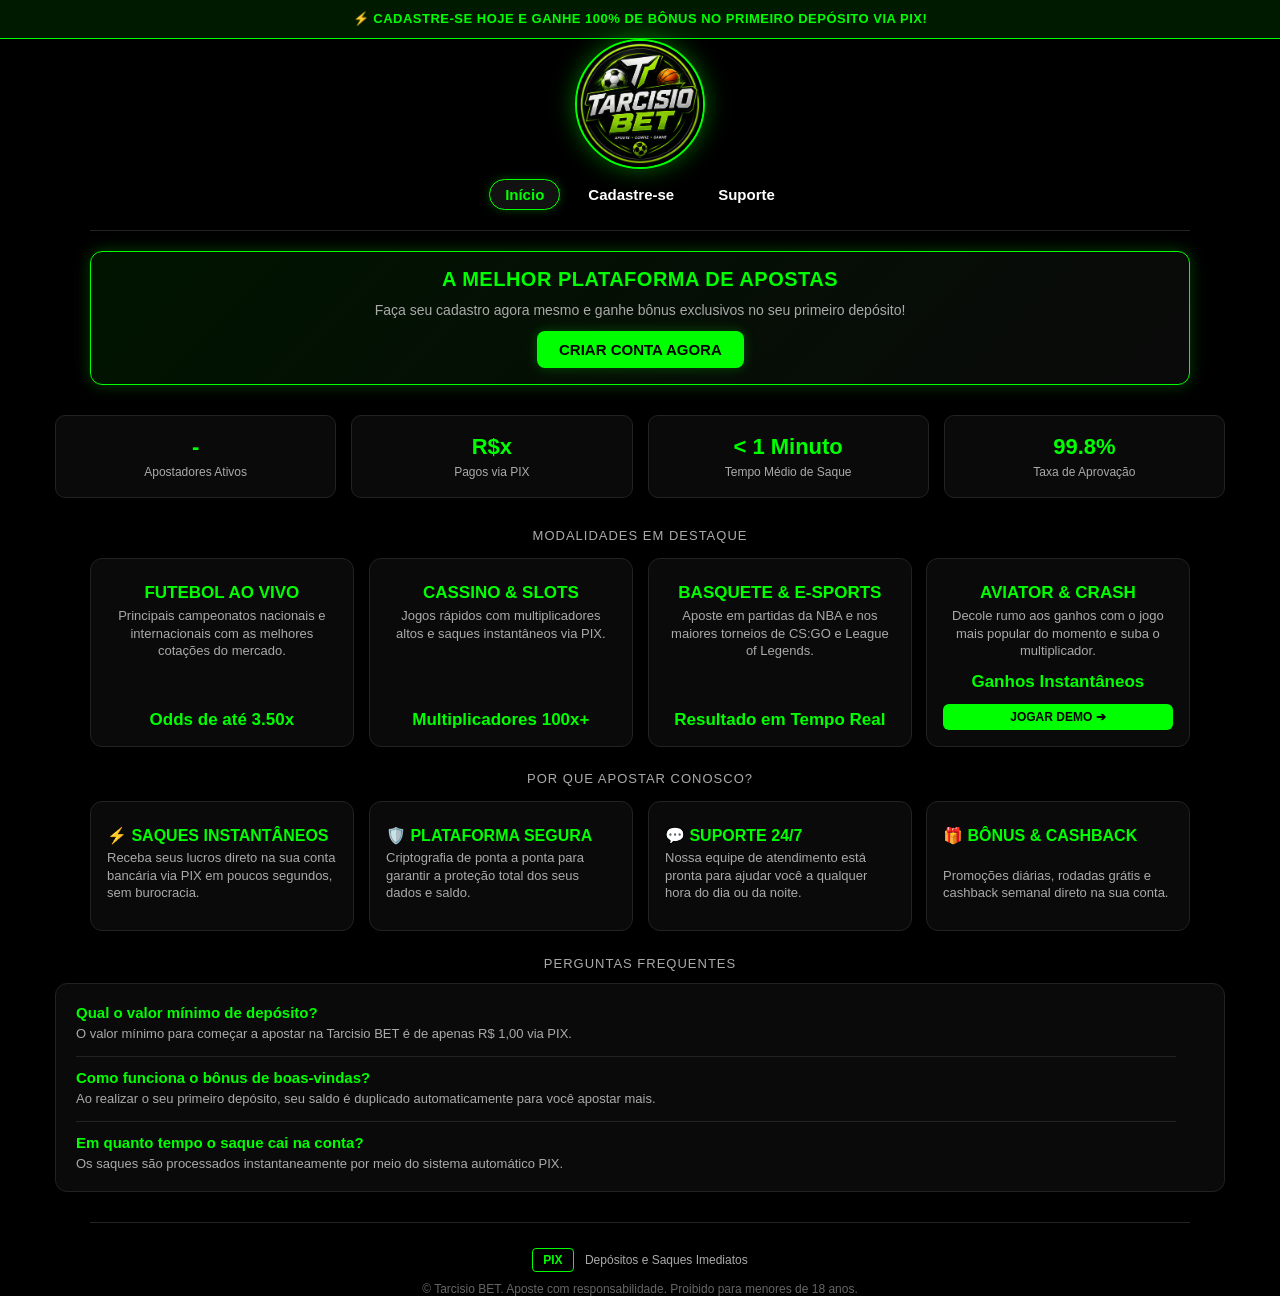
<file: index.html>
<!DOCTYPE html>
<html lang="pt-br">
<head>
    <meta charset="UTF-8">
    <meta name="viewport" content="width=device-width, initial-scale=1.0">
    <title>Tarcisio BET - Início</title>
    
    <link rel="icon" type="image/png" href="navegador.png">
    <link rel="stylesheet" href="style.css">
    <style>
        /* ESTILO PARA SELEÇÃO DE TEXTO EM VERDE NEON */
        ::selection {
            background-color: #00ff00;
            color: #000000;
        }
        ::-moz-selection {
            background-color: #00ff00;
            color: #000000;
        }

        /* RESET E CORREÇÕES GLOBAIS DE RESPONSIVIDADE */
        * {
            box-sizing: border-box;
        }

        html, body {
            overflow-x: hidden;
            margin: 0;
            padding: 0;
        }

        /* AJUSTE FINO PARA A LOGO REDONDA NO PADRÃO DO SITE */
        .logo-container img {
            width: 130px;
            height: 130px;
            object-fit: cover;
            border-radius: 50%;
            border: 2px solid #00ff00;
            display: block;
            margin: 0 auto;
            filter: drop-shadow(0 0 12px rgba(0, 255, 0, 0.4));
            transition: transform 0.3s ease, box-shadow 0.3s ease;
        }

        .logo-container img:hover {
            transform: scale(1.05);
            filter: drop-shadow(0 0 18px rgba(0, 255, 0, 0.7));
        }

        /* BARRA DE AVISO SUPERIOR RESPONSIVA */
        .aviso-topo {
            background: rgba(0, 255, 0, 0.1);
            border-bottom: 1px solid var(--primary);
            text-align: center;
            padding: 10px 15px;
            font-size: 13px;
            color: var(--primary);
            font-weight: bold;
            letter-spacing: 0.5px;
            line-height: 1.4;
        }

        /* CONTAINER PRINCIPAL */
        .container {
            width: 100%;
            max-width: 1200px;
            margin: 0 auto;
            padding: 0 15px;
        }

        /* SEÇÃO DE ESTATÍSTICAS / GRID */
        .grid-estatisticas {
            display: grid;
            grid-template-columns: repeat(auto-fit, minmax(220px, 1fr));
            gap: 15px;
            margin: 30px 0;
            text-align: center;
        }

        .card-estatistica {
            background: var(--card-bg);
            border: 1px solid var(--border);
            padding: 18px;
            border-radius: 10px;
        }

        /* FAQ RESPONSIVO */
        .secao-faq {
            background: var(--card-bg);
            border: 1px solid var(--border);
            border-radius: 12px;
            padding: 20px;
            margin-bottom: 30px;
        }

        /* MEDIA QUERIES PARA DISPOSITIVOS MÓVEIS PEQUENOS */
        @media (max-width: 480px) {
            .aviso-topo {
                font-size: 11px;
                padding: 8px 10px;
            }

            .grid-estatisticas {
                grid-template-columns: 1fr;
            }

            .secao-faq {
                padding: 15px;
            }
            
            header {
                padding: 10px;
            }

            .logo-container img {
                width: 110px;
                height: 110px;
            }
        }
    </style>
</head>
<body>

    <div class="aviso-topo">
        ⚡ CADASTRE-SE HOJE E GANHE 100% DE BÔNUS NO PRIMEIRO DEPÓSITO VIA PIX!
    </div>

    <header>
        <div class="logo-container">
            <a href="index.html" id="logoLink">
                <img src="logo da bet.png" alt="Logo Tarcisio BET" fetchpriority="high">
            </a>
        </div>
        
        <nav class="menu-navegacao">
            <a class="btn-inicio ativo" href="index.html">Início</a>
            <a class="btn-inicio" href="forms.html">Cadastre-se</a>
            <a class="btn-inicio" href="suporte.html">Suporte</a>
        </nav>
    </header>

    <hr>

    <main class="container">
        <section class="hero-banner">
            <h2>A MELHOR PLATAFORMA DE APOSTAS</h2>
            <p>Faça seu cadastro agora mesmo e ganhe bônus exclusivos no seu primeiro depósito!</p>
            <a href="forms.html" class="btn-criar-conta-banner">
                CRIAR CONTA AGORA
            </a>
        </section>

        <section class="grid-estatisticas">
            <div class="card-estatistica">
                <h3 style="color: var(--primary); font-size: 22px; margin-bottom: 5px;">-</h3>
                <p style="color: var(--text-muted); font-size: 12px; margin: 0;">Apostadores Ativos</p>
            </div>
            <div class="card-estatistica">
                <h3 style="color: var(--primary); font-size: 22px; margin-bottom: 5px;">R$x</h3>
                <p style="color: var(--text-muted); font-size: 12px; margin: 0;">Pagos via PIX</p>
            </div>
            <div class="card-estatistica">
                <h3 style="color: var(--primary); font-size: 22px; margin-bottom: 5px;">&lt; 1 Minuto</h3>
                <p style="color: var(--text-muted); font-size: 12px; margin: 0;">Tempo Médio de Saque</p>
            </div>
            <div class="card-estatistica">
                <h3 style="color: var(--primary); font-size: 22px; margin-bottom: 5px;">99.8%</h3>
                <p style="color: var(--text-muted); font-size: 12px; margin: 0;">Taxa de Aprovação</p>
            </div>
        </section>

        <div class="titulo-secao">MODALIDADES EM DESTAQUE</div>
        
        <section class="cards-grid" style="grid-template-columns: repeat(auto-fit, minmax(220px, 1fr));">
            <div class="card">
                <h3>Futebol Ao Vivo</h3>
                <p>Principais campeonatos nacionais e internacionais com as melhores cotações do mercado.</p>
                <div class="odd-highlight">Odds de até 3.50x</div>
            </div>

            <div class="card">
                <h3>Cassino & Slots</h3>
                <p>Jogos rápidos com multiplicadores altos e saques instantâneos via PIX.</p>
                <div class="odd-highlight">Multiplicadores 100x+</div>
            </div>

            <div class="card">
                <h3>Basquete & E-sports</h3>
                <p>Aposte em partidas da NBA e nos maiores torneios de CS:GO e League of Legends.</p>
                <div class="odd-highlight">Resultado em Tempo Real</div>
            </div>

            <a href="jogos.html" class="card card-link" style="text-decoration: none; color: inherit; display: block; cursor: pointer;">
                <h3>Aviator & Crash</h3>
                <p>Decole rumo aos ganhos com o jogo mais popular do momento e suba o multiplicador.</p>
                <div class="odd-highlight">Ganhos Instantâneos</div>
                <div style="margin-top: 12px; background: var(--primary); color: #000; font-weight: bold; padding: 6px 12px; border-radius: 6px; font-size: 12px; text-align: center;">
                    JOGAR DEMO ➔
                </div>
            </a>
        </section>

        <div class="titulo-secao">POR QUE APOSTAR CONOSCO?</div>

        <section class="cards-grid" style="grid-template-columns: repeat(auto-fit, minmax(220px, 1fr));">
            <div class="card" style="text-align: left;">
                <h3 style="font-size: 16px;">⚡ Saques Instantâneos</h3>
                <p>Receba seus lucros direto na sua conta bancária via PIX em poucos segundos, sem burocracia.</p>
            </div>
            <div class="card" style="text-align: left;">
                <h3 style="font-size: 16px;">🛡️ Plataforma Segura</h3>
                <p>Criptografia de ponta a ponta para garantir a proteção total dos seus dados e saldo.</p>
            </div>
            <div class="card" style="text-align: left;">
                <h3 style="font-size: 16px;">💬 Suporte 24/7</h3>
                <p>Nossa equipe de atendimento está pronta para ajudar você a qualquer hora do dia ou da noite.</p>
            </div>
            <div class="card" style="text-align: left;">
                <h3 style="font-size: 16px;">🎁 Bônus & Cashback</h3>
                <p>Promoções diárias, rodadas grátis e cashback semanal direto na sua conta.</p>
            </div>
        </section>

        <div class="titulo-secao">PERGUNTAS FREQUENTES</div>

        <section class="secao-faq">
            <div style="margin-bottom: 15px;">
                <h4 style="color: var(--primary); font-size: 15px; margin-bottom: 5px;">Qual o valor mínimo de depósito?</h4>
                <p style="color: var(--text-muted); font-size: 13px;">O valor mínimo para começar a apostar na Tarcisio BET é de apenas R$ 1,00 via PIX.</p>
            </div>
            <hr style="margin: 12px 0; border: 0; border-top: 1px solid var(--border);">
            <div style="margin-bottom: 15px;">
                <h4 style="color: var(--primary); font-size: 15px; margin-bottom: 5px;">Como funciona o bônus de boas-vindas?</h4>
                <p style="color: var(--text-muted); font-size: 13px;">Ao realizar o seu primeiro depósito, seu saldo é duplicado automaticamente para você apostar mais.</p>
            </div>
            <hr style="margin: 12px 0; border: 0; border-top: 1px solid var(--border);">
            <div>
                <h4 style="color: var(--primary); font-size: 15px; margin-bottom: 5px;">Em quanto tempo o saque cai na conta?</h4>
                <p style="color: var(--text-muted); font-size: 13px;">Os saques são processados instantaneamente por meio do sistema automático PIX.</p>
            </div>
        </section>
    </main>

    <hr>

    <footer>
        <div style="margin-bottom: 15px;">
            <span style="border: 1px solid var(--primary); color: var(--primary); padding: 4px 10px; border-radius: 4px; font-size: 12px; font-weight: bold; margin-right: 8px;">PIX</span>
            <span style="color: var(--text-muted); font-size: 12px;">Depósitos e Saques Imediatos</span>
        </div>
        <p>© Tarcisio BET. Aposte com responsabilidade. Proibido para menores de 18 anos.</p>
    </footer>

    <!-- SCRIPT DE VERIFICAÇÃO DE SESSÃO -->
    <script>
        window.addEventListener('DOMContentLoaded', () => {
            const usuarioLogado = localStorage.getItem('usuarioLogadoNome');
            const menuNavegacao = document.querySelector('.menu-navegacao');

            if (usuarioLogado && menuNavegacao) {
                menuNavegacao.innerHTML = `
                    <a class="btn-inicio" href="index.html">Início</a>
                    <a class="btn-inicio" href="dashboard.html">Painel</a>
                    <a class="btn-inicio" href="suporte.html">Suporte</a>
                    <a class="btn-inicio" href="#" onclick="fazerLogout()" style="color: #ff4444 !important;">Sair (${usuarioLogado})</a>
                `;
            }
        });

        function fazerLogout() {
            localStorage.removeItem('usuarioLogadoNome');
            localStorage.removeItem('usuarioLogadoEmail');
            alert("Você saiu da sua conta com sucesso!");
            window.location.href = "index.html";
        }
    </script>
</body>
</html>
</file>
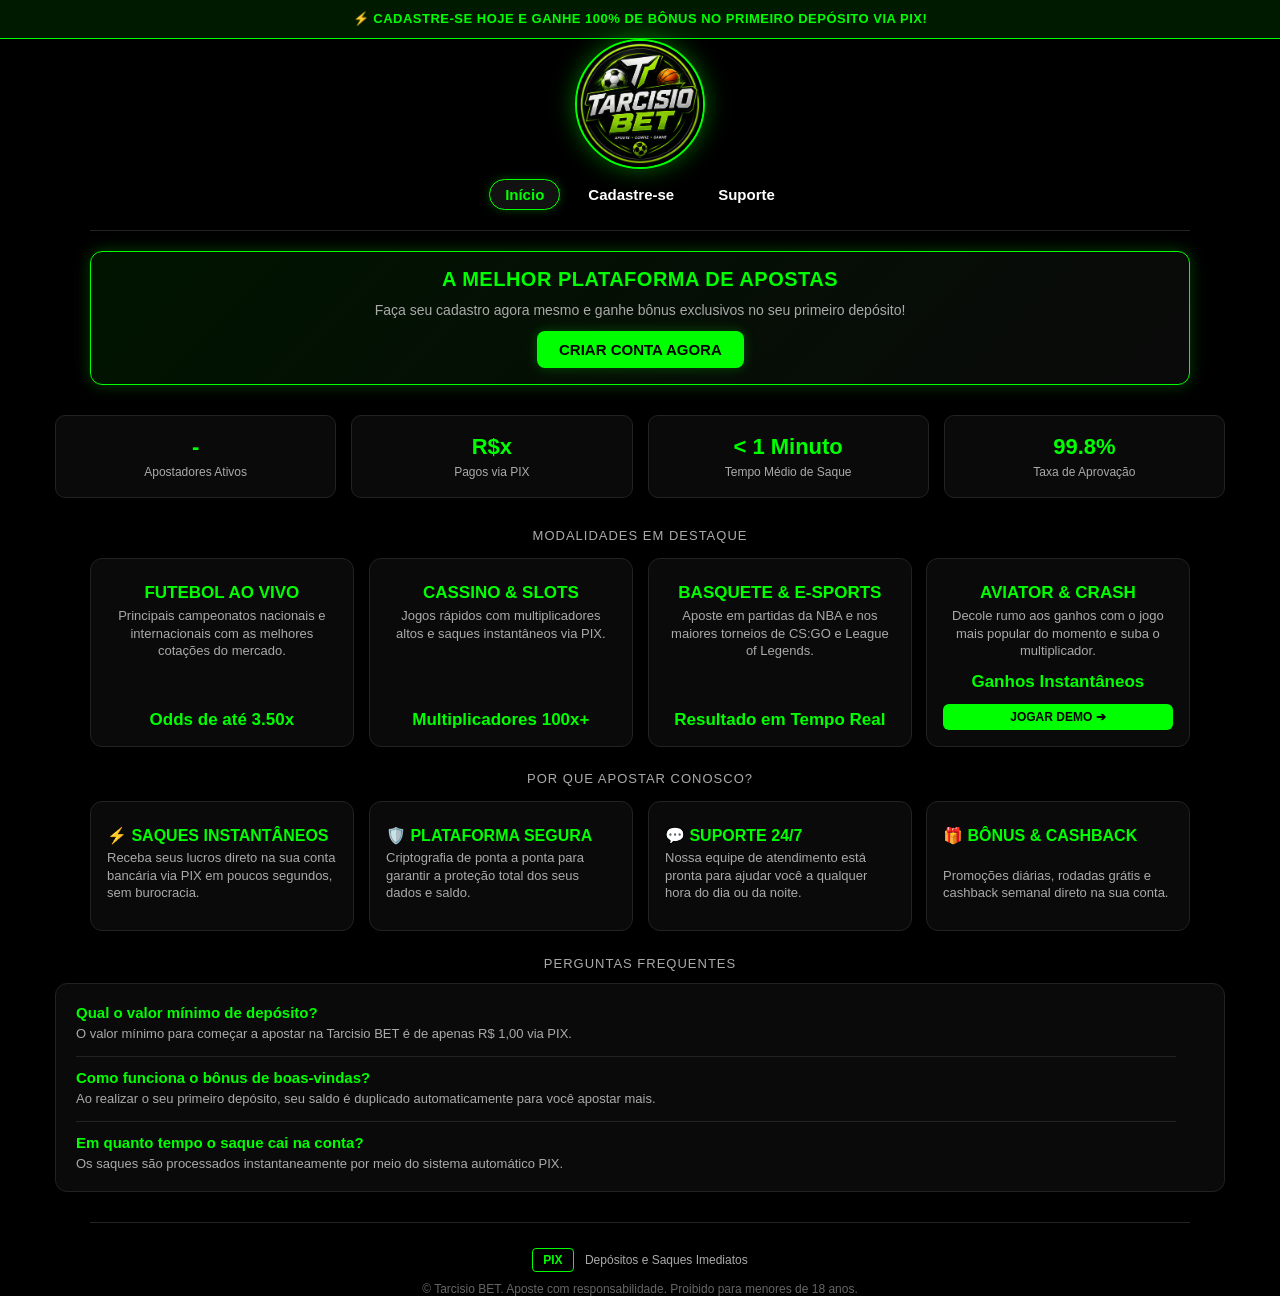
<file: dashboard.html>
<!DOCTYPE html>
<html lang="pt-br">
<head>
    <meta charset="UTF-8">
    <meta name="viewport" content="width=device-width, initial-scale=1.0">
    <title>Tarcisio BET - Painel do Usuário</title>
    <link rel="icon" type="image/png" href="navegador.png">
    <link rel="stylesheet" href="style.css">
    <style>
        /* RESET E CORREÇÕES GLOBAIS DE RESPONSIVIDADE */
        * {
            box-sizing: border-box;
        }

        html, body {
            background-color: #000000 !important;
            color: #ffffff !important;
            font-family: Arial, sans-serif;
            overflow-x: hidden;
            margin: 0;
            padding: 0;
        }

        /* AJUSTE FINO DA LOGO NO CABEÇALHO */
        .logo-container img {
            width: 140px;
            height: auto;
            max-width: 100%;
            display: block;
            margin: 0 auto;
        }

        /* ESTILOS EXCLUSIVOS DO PAINEL DO USUÁRIO */
        .bar-usuario {
            background-color: #0a0a0a;
            border: 1px solid #00ff00;
            border-radius: 10px;
            padding: 20px;
            max-width: 1100px;
            margin: 20px auto;
            display: flex;
            justify-content: space-between;
            align-items: center;
            flex-wrap: wrap;
            gap: 15px;
            box-shadow: 0 0 15px rgba(0, 255, 0, 0.15);
            width: calc(100% - 30px);
        }

        .info-usuario {
            flex: 1 1 250px;
        }

        .info-usuario h3 {
            color: #ffffff;
            font-size: 20px;
            margin-bottom: 5px;
            word-break: break-word;
        }

        .info-usuario p {
            color: #aaaaaa;
            font-size: 14px;
            margin: 0;
        }

        .saldo-box {
            background-color: #121212;
            border: 1px solid #333333;
            padding: 10px 20px;
            border-radius: 8px;
            text-align: center;
            min-width: 140px;
        }

        .saldo-box label {
            display: block;
            font-size: 12px;
            color: #aaaaaa;
            text-transform: uppercase;
        }

        .saldo-box span {
            font-size: 22px;
            font-weight: bold;
            color: #00ff00;
        }

        .btn-deposito-rapido {
            background-color: #00ff00 !important;
            color: #000000 !important;
            font-weight: bold;
            text-decoration: none;
            padding: 12px 24px;
            border-radius: 6px;
            text-transform: uppercase;
            font-size: 14px;
            transition: 0.2s;
            box-shadow: 0 0 10px rgba(0, 255, 0, 0.4);
            text-align: center;
            display: inline-block;
        }

        .btn-deposito-rapido:hover {
            background-color: #00cc00 !important;
            transform: scale(1.03);
        }

        /* SEÇÃO DE JOGOS & DEMO */
        .jogos-grid {
            display: grid;
            grid-template-columns: repeat(auto-fit, minmax(260px, 1fr));
            gap: 20px;
            max-width: 1100px;
            margin: 20px auto 40px auto;
            padding: 0 15px;
        }

        .card-jogo {
            background-color: #0a0a0a;
            border: 1px solid #222222;
            border-radius: 8px;
            padding: 20px;
            text-align: center;
            transition: border-color 0.2s;
            display: flex;
            flex-direction: column;
            justify-content: space-between;
        }

        .card-jogo:hover {
            border-color: #00ff00;
        }

        .card-jogo h4 {
            color: #00ff00;
            font-size: 18px;
            margin-top: 0;
            margin-bottom: 10px;
            text-transform: uppercase;
        }

        .card-jogo p {
            font-size: 13px;
            color: #cccccc;
            margin-bottom: 20px;
            flex-grow: 1;
        }

        .botoes-jogo {
            display: flex;
            flex-direction: column;
            gap: 10px;
        }

        .btn-demo {
            background-color: #222222;
            color: #ffffff;
            border: 1px solid #444444;
            padding: 10px;
            border-radius: 5px;
            cursor: pointer;
            font-weight: bold;
            font-size: 13px;
            transition: 0.2s;
            width: 100%;
        }

        .btn-demo:hover {
            background-color: #333333;
            border-color: #00ff00;
            color: #00ff00;
        }

        .btn-jogar-real {
            background-color: #00ff00;
            color: #000000;
            border: none;
            padding: 10px;
            border-radius: 5px;
            cursor: pointer;
            font-weight: bold;
            font-size: 13px;
            text-transform: uppercase;
            width: 100%;
        }

        /* TABELA DE JOGOS AO VIVO */
        .tabela-container {
            max-width: 1100px;
            margin: 20px auto;
            overflow-x: auto;
            -webkit-overflow-scrolling: touch;
            padding: 0 15px;
        }

        .tabela-apostas {
            width: 100%;
            border-collapse: collapse;
            background-color: #0a0a0a;
            border-radius: 8px;
            overflow: hidden;
            border: 1px solid #222222;
            min-width: 500px;
        }

        .tabela-apostas th, .tabela-apostas td {
            padding: 14px;
            text-align: center;
            border-bottom: 1px solid #222222;
            font-size: 14px;
        }

        .tabela-apostas th {
            background-color: #121212;
            color: #00ff00;
            text-transform: uppercase;
        }

        .btn-odd {
            background-color: #003300;
            color: #00ff00;
            border: 1px solid #00ff00;
            padding: 6px 12px;
            border-radius: 4px;
            cursor: pointer;
            font-weight: bold;
            transition: 0.2s;
        }

        .btn-odd:hover {
            background-color: #00ff00;
            color: #000000;
        }

        .titulo-secao {
            max-width: 1100px;
            margin: 25px auto 15px auto;
            padding: 0 15px;
        }

        footer {
            text-align: center;
            padding: 20px;
            color: #666;
            font-size: 13px;
        }

        @media (max-width: 850px) {
            .bar-usuario {
                flex-direction: column;
                text-align: center;
            }

            .saldo-box {
                width: 100%;
            }

            .btn-deposito-rapido {
                width: 100%;
            }
        }
    </style>
</head>
<body>

    <header>
        <div class="logo-container">
            <a href="dashboard.html">
                <img src="logo da bet.png" alt="Logo Tarcisio BET" fetchpriority="high">
            </a>
        </div>
        
        <nav class="menu-navegacao" style="display: flex; justify-content: center; gap: 15px; align-items: center; flex-wrap: wrap; padding: 10px;">
            <a class="btn-inicio" href="dashboard.html" style="color: #ffffff; text-decoration: none; font-weight: bold; padding: 8px 16px;">Painel</a>
            <a class="btn-inicio" href="pagamento.html" style="color: #ffffff; text-decoration: none; font-weight: bold; padding: 8px 16px;">Depositar</a>
            <a class="btn-inicio" href="suporte.html" style="color: #ffffff; text-decoration: none; font-weight: bold; padding: 8px 16px;">Suporte</a>
            <a class="btn-inicio" href="index.html" onclick="localStorage.clear()" style="color: #ff3333 !important; text-decoration: none; font-weight: bold; padding: 8px 16px;">Sair</a>
        </nav>
    </header>

    <hr style="border: 0; height: 1px; background: #222222; margin: 15px 0;">

    <main>
        <!-- BARRA DO USUÁRIO LOGADO -->
        <section class="bar-usuario">
            <div class="info-usuario">
                <h3 id="nome_boas_vindas">Bem-vindo(a) à plataforma! 👋</h3>
                <p>Sua conta está ativa. Explore os jogos ou faça seu primeiro depósito.</p>
            </div>

            <div class="saldo-box">
                <label>Saldo Atual</label>
                <span>R$ 0,00</span>
            </div>

            <a href="pagamento.html" class="btn-deposito-rapido">⚡ Depositar Agora</a>
        </section>

        <!-- APOSTAS ESPORTIVAS EM DESTAQUE -->
        <h3 class="titulo-secao">⚽ Partidas em Destaque (Ao Vivo)</h3>
        
        <div class="tabela-container">
            <table class="tabela-apostas">
                <thead>
                    <tr>
                        <th>Partida</th>
                        <th>Casa (1)</th>
                        <th>Empate (X)</th>
                        <th>Fora (2)</th>
                    </tr>
                </thead>
                <tbody>
                    <tr>
                        <td>Flamengo vs Palmeiras</td>
                        <td><button class="btn-odd" onclick="alertaDeposito()">2.10</button></td>
                        <td><button class="btn-odd" onclick="alertaDeposito()">3.20</button></td>
                        <td><button class="btn-odd" onclick="alertaDeposito()">2.85</button></td>
                    </tr>
                    <tr>
                        <td>Real Madrid vs Barcelona</td>
                        <td><button class="btn-odd" onclick="alertaDeposito()">1.95</button></td>
                        <td><button class="btn-odd" onclick="alertaDeposito()">3.50</button></td>
                        <td><button class="btn-odd" onclick="alertaDeposito()">3.10</button></td>
                    </tr>
                </tbody>
            </table>
        </div>

        <!-- JOGOS DE CASSINO / SLOTS -->
        <h3 class="titulo-secao">🎰 Cassino & Modos Demo</h3>

        <div class="jogos-grid">
            <div class="card-jogo">
                <div>
                    <h4>Tiger Fortune</h4>
                    <p>Multiplicadores de até 500x. Teste a versão demonstrativa sem gastar nada.</p>
                </div>
                <div class="botoes-jogo">
                    <button class="btn-demo" onclick="abrirDemo('Tiger Fortune')">🎮 Jogar Demo</button>
                    <button class="btn-jogar-real" onclick="alertaDeposito()">💰 Valendo Dinheiro</button>
                </div>
            </div>

            <div class="card-jogo">
                <div>
                    <h4>Aviator Crash</h4>
                    <p>Decole e retire sua aposta antes do avião voar para longe.</p>
                </div>
                <div class="botoes-jogo">
                    <button class="btn-demo" onclick="abrirDemo('Aviator Crash')">🎮 Jogar Demo</button>
                    <button class="btn-jogar-real" onclick="alertaDeposito()">💰 Valendo Dinheiro</button>
                </div>
            </div>

            <div class="card-jogo">
                <div>
                    <h4>Roleta VIP</h4>
                    <p>Roleta europeia clássica com sorteios em tempo real.</p>
                </div>
                <div class="botoes-jogo">
                    <button class="btn-demo" onclick="abrirDemo('Roleta VIP')">🎮 Jogar Demo</button>
                    <button class="btn-jogar-real" onclick="alertaDeposito()">💰 Valendo Dinheiro</button>
                </div>
            </div>
        </div>
    </main>

    <hr style="border: 0; height: 1px; background: #222222; margin: 15px 0;">

    <footer>
        <p>© Tarcisio BET. Aposte com responsabilidade. Proibido para menores de 18 anos.</p>
    </footer>

    <script>
        // Trava de segurança e exibição do nome via localStorage
        window.addEventListener('DOMContentLoaded', () => {
            const nomeSalvo = localStorage.getItem('usuarioLogadoNome');

            if (nomeSalvo) {
                document.getElementById('nome_boas_vindas').textContent = `Bem-vindo(a), ${nomeSalvo}! 👋`;
            } else {
                // Se o usuário tentar acessar a dashboard sem estar logado, expulsa para a index
                window.location.href = "index.html";
            }
        });

        function alertaDeposito() {
            if (confirm("Você precisa de saldo para apostar valendo dinheiro real.\nDeseja ir para a página de depósito agora?")) {
                window.location.href = "pagamento.html";
            }
        }

        function abrirDemo(nomeJogo) {
            alert(`Iniciando modo demonstrativo do jogo: ${nomeJogo}.\n\n(Neste modo você joga com moedas fictícias para testar!)`);
        }
    </script>
</body>
</html>
</file>
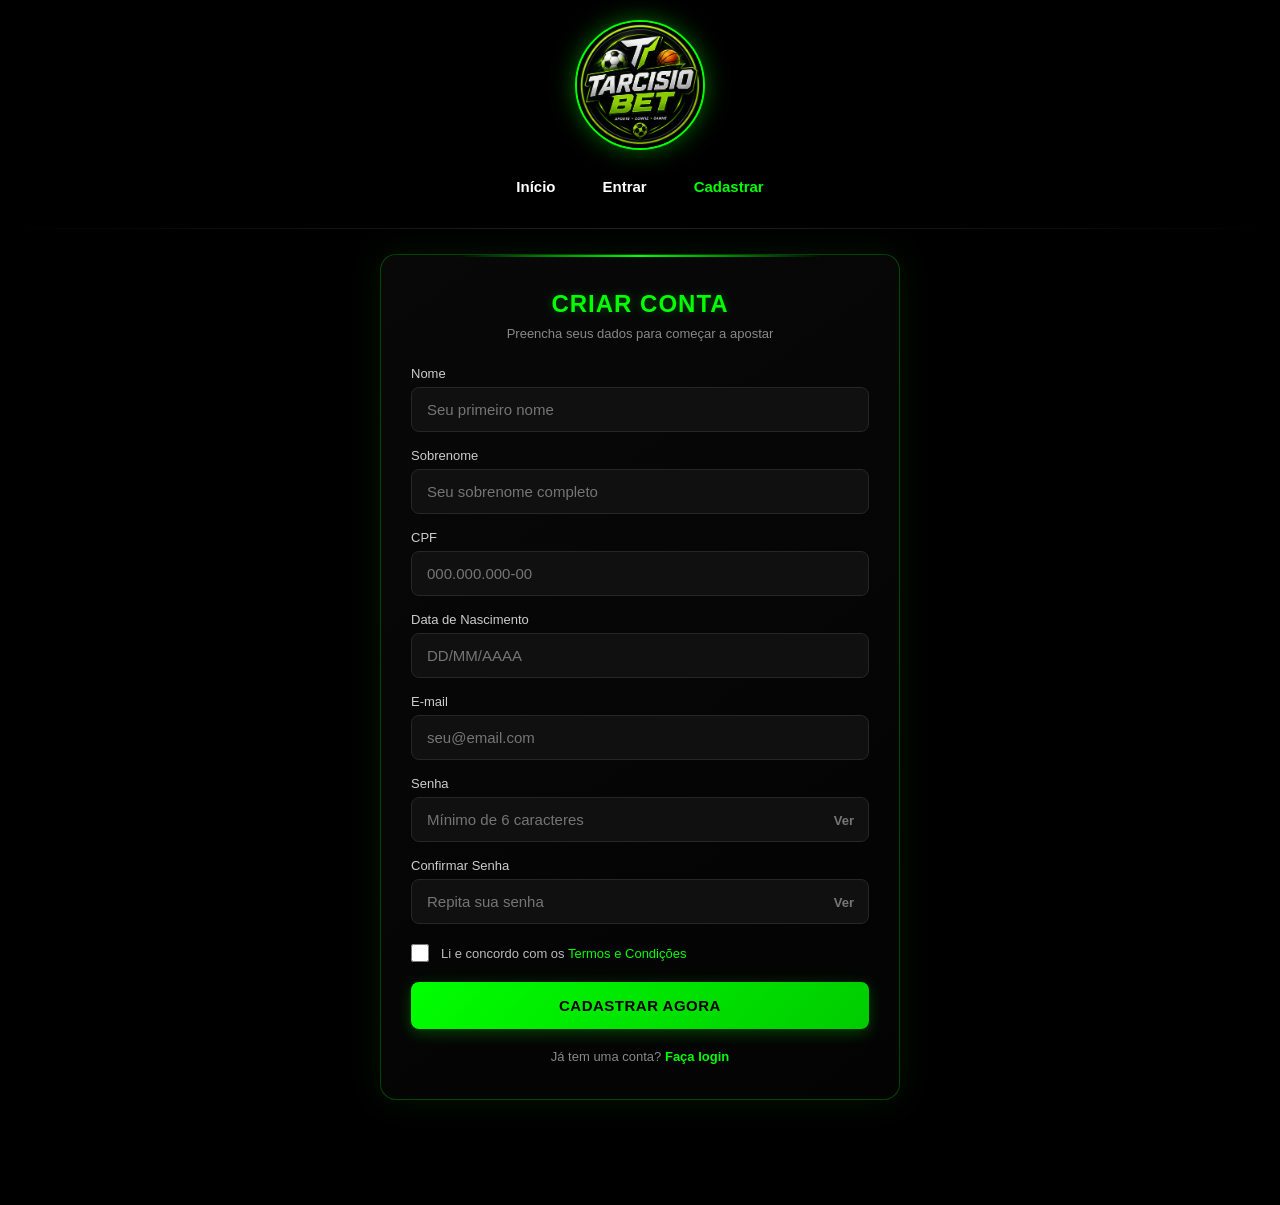
<file: forms.html>
<!DOCTYPE html>
<html lang="pt-br">
<head>
    <meta charset="UTF-8">
    <meta name="viewport" content="width=device-width, initial-scale=1.0">
    <title>Tarcisio BET - Criar Conta</title>
    
    <!-- ÍCONE DA ABA DO NAVEGADOR -->
    <link rel="icon" type="image/png" href="navegador.png">
    
    <style>
        /* ESTILO PARA SELEÇÃO DE TEXTO EM VERDE NEON */
        ::selection {
            background-color: #00ff00;
            color: #000000;
        }
        ::-moz-selection {
            background-color: #00ff00;
            color: #000000;
        }

        * {
            box-sizing: border-box;
            margin: 0;
            padding: 0;
        }

        html, body {
            background-color: #000000 !important;
            color: #ffffff !important;
            font-family: 'Segoe UI', Arial, sans-serif;
            padding-bottom: 40px;
            overflow-x: hidden;
        }

        /* CABEÇALHO E LOGO REDONDA */
        .logo-container {
            text-align: center;
            padding: 20px 10px 10px 10px;
        }

        .logo-container img {
            width: 130px;
            height: 130px;
            object-fit: cover;
            border-radius: 50%;
            border: 2px solid #00ff00;
            display: block;
            margin: 0 auto;
            filter: drop-shadow(0 0 12px rgba(0, 255, 0, 0.4));
            transition: transform 0.3s ease, box-shadow 0.3s ease;
        }

        .logo-container img:hover {
            transform: scale(1.05);
            filter: drop-shadow(0 0 18px rgba(0, 255, 0, 0.7));
        }

        .menu-navegacao {
            display: flex;
            justify-content: center;
            gap: 15px;
            align-items: center;
            flex-wrap: wrap;
            padding: 10px;
        }

        .btn-inicio {
            color: #ffffff !important;
            text-decoration: none;
            font-weight: 600;
            padding: 8px 16px;
            border-radius: 6px;
            transition: all 0.3s ease;
            font-size: 15px;
        }

        .btn-inicio:hover {
            color: #00ff00 !important;
            background-color: rgba(0, 255, 0, 0.08);
        }

        hr {
            border: 0;
            height: 1px;
            background: linear-gradient(90deg, transparent, #222222, transparent);
            margin: 15px 0;
        }

        /* CAIXA DE CADASTRO PREMIUM */
        .caixa-cadastro {
            background: linear-gradient(145deg, #080808, #030303);
            border: 1px solid rgba(0, 255, 0, 0.25);
            border-radius: 16px;
            padding: 35px 30px;
            width: 92%;
            max-width: 520px;
            margin: 25px auto;
            box-shadow: 0 0 35px rgba(0, 255, 0, 0.08), inset 0 0 15px rgba(0, 255, 0, 0.02);
            position: relative;
        }

        .caixa-cadastro::before {
            content: '';
            position: absolute;
            top: 0;
            left: 15%;
            width: 70%;
            height: 2px;
            background: linear-gradient(90deg, transparent, #00ff00, transparent);
        }

        .caixa-cadastro h1 {
            text-align: center;
            color: #00ff00 !important;
            text-transform: uppercase;
            font-size: 24px;
            letter-spacing: 1px;
            margin-bottom: 8px;
            text-shadow: 0 0 10px rgba(0, 255, 0, 0.3);
        }

        .subtitulo-cadastro {
            text-align: center;
            color: #888888;
            font-size: 13px;
            margin-bottom: 25px;
        }

        /* CAMPOS DO FORMULÁRIO */
        .label-campo {
            display: block;
            margin-bottom: 6px;
            font-size: 13px;
            color: #cccccc !important;
            font-weight: 500;
        }

        .input-wrapper {
            position: relative;
            margin-bottom: 16px;
        }

        input[type="text"],
        input[type="email"],
        input[type="password"] {
            width: 100%;
            padding: 13px 15px;
            background-color: #101010 !important;
            border: 1px solid #262626 !important;
            border-radius: 8px;
            color: #ffffff !important;
            font-size: 15px;
            outline: none;
            transition: all 0.3s ease;
        }

        input[type="text"]:focus,
        input[type="email"]:focus,
        input[type="password"]:focus {
            border-color: #00ff00 !important;
            background-color: #141414 !important;
            box-shadow: 0 0 10px rgba(0, 255, 0, 0.15);
        }

        /* BOTÃO MOSTRAR/OCULTAR SENHA */
        .btn-mostrar-senha {
            position: absolute;
            right: 15px;
            top: 50%;
            transform: translateY(-50%);
            background: none;
            border: none;
            color: #777777;
            cursor: pointer;
            font-size: 13px;
            font-weight: bold;
        }

        .btn-mostrar-senha:hover {
            color: #00ff00;
        }

        /* TERMOS E CONDIÇÕES */
        .container-termos {
            display: flex;
            align-items: center;
            gap: 12px;
            margin: 20px 0;
            font-size: 13px;
            color: #bbbbbb;
        }

        .container-termos input[type="checkbox"] {
            accent-color: #00ff00;
            width: 18px;
            height: 18px;
            cursor: pointer;
            flex-shrink: 0;
        }

        .container-termos a {
            color: #00ff00;
            text-decoration: none;
            transition: 0.2s;
        }

        .container-termos a:hover {
            text-decoration: underline;
        }

        /* MENSAGENS DE ERRO */
        .mensagem-erro {
            color: #ff4d4d;
            font-size: 12px;
            font-weight: bold;
            margin-top: -10px;
            margin-bottom: 15px;
            display: none;
            animation: fadeIn 0.3s ease;
        }

        @keyframes fadeIn {
            from { opacity: 0; transform: translateY(-3px); }
            to { opacity: 1; transform: translateY(0); }
        }

        /* BOTÃO DE SUBMIT COM ESTILO DEGRADÊ NEON */
        button[type="submit"] {
            width: 100%;
            background: linear-gradient(135deg, #00ff00, #00cc00) !important;
            color: #000000 !important;
            border: none !important;
            padding: 15px;
            border-radius: 8px;
            font-weight: 800;
            font-size: 15px;
            cursor: pointer;
            text-transform: uppercase;
            letter-spacing: 0.5px;
            transition: all 0.3s ease;
            box-shadow: 0 4px 15px rgba(0, 255, 0, 0.25);
        }

        button[type="submit"]:hover {
            background: linear-gradient(135deg, #1aff1a, #00e600) !important;
            transform: translateY(-2px);
            box-shadow: 0 6px 20px rgba(0, 255, 0, 0.4);
        }

        button[type="submit"]:active {
            transform: translateY(0);
        }

        /* RODAPÉ DA CAIXA */
        .login-link-container {
            text-align: center;
            margin-top: 20px;
            font-size: 13px;
            color: #888888;
        }

        .login-link-container a {
            color: #00ff00;
            text-decoration: none;
            font-weight: bold;
        }

        .login-link-container a:hover {
            text-decoration: underline;
        }

        /* RESPONSIVIDADE */
        @media (max-width: 480px) {
            .caixa-cadastro {
                padding: 25px 18px;
                width: 95%;
            }
            .caixa-cadastro h1 {
                font-size: 21px;
            }
            .logo-container img {
                width: 110px;
                height: 110px;
            }
        }
    </style>
</head>
<body>

    <header>
        <div class="logo-container">
            <a href="index.html" id="logoLink">
                <img src="logo da bet.png" alt="Logo Tarcisio BET" fetchpriority="high">
            </a>
        </div>
        
        <nav class="menu-navegacao" id="menuNavegacao">
            <!-- Gerenciado dinamicamente pelo script -->
        </nav>
    </header>

    <hr>
    
    <main>
        <div class="caixa-cadastro">
            <h1>Criar Conta</h1>
            <p class="subtitulo-cadastro">Preencha seus dados para começar a apostar</p>
            
            <form id="form_cadastro">

                <label class="label-campo" for="campo_nome">Nome</label>
                <div class="input-wrapper">
                    <input id="campo_nome" name="nome" type="text" placeholder="Seu primeiro nome" required>
                </div>

                <label class="label-campo" for="campo_sobrenome">Sobrenome</label>
                <div class="input-wrapper">
                    <input id="campo_sobrenome" name="sobrenome" type="text" placeholder="Seu sobrenome completo" required>
                </div>

                <label class="label-campo" for="campo_cpf">CPF</label>
                <div class="input-wrapper">
                    <input id="campo_cpf" name="cpf" type="text" placeholder="000.000.000-00" maxlength="14" required>
                </div>

                <label class="label-campo" for="campo_data">Data de Nascimento</label>
                <div class="input-wrapper">
                    <input id="campo_data" name="data_nascimento" type="text" placeholder="DD/MM/AAAA" maxlength="10" required>
                </div>
                <div id="erro_idade" class="mensagem-erro">🚫 Você precisa ter 18 anos ou mais para se cadastrar.</div>

                <label class="label-campo" for="campo_email">E-mail</label>
                <div class="input-wrapper">
                    <input id="campo_email" name="email" type="email" placeholder="seu@email.com" required>
                </div>

                <label class="label-campo" for="campo_senha">Senha</label>
                <div class="input-wrapper">
                    <input id="campo_senha" name="senha" type="password" placeholder="Mínimo de 6 caracteres" required>
                    <button type="button" class="btn-mostrar-senha" onclick="alternarVisibilidadeSenha('campo_senha', this)">Ver</button>
                </div>

                <label class="label-campo" for="campo_confirmar_senha">Confirmar Senha</label>
                <div class="input-wrapper">
                    <input id="campo_confirmar_senha" name="confirmar_senha" type="password" placeholder="Repita sua senha" required>
                    <button type="button" class="btn-mostrar-senha" onclick="alternarVisibilidadeSenha('campo_confirmar_senha', this)">Ver</button>
                </div>
                <div id="erro_senha" class="mensagem-erro">🚫 As senhas não coincidem.</div>

                <div class="container-termos">
                    <input type="checkbox" id="termos" name="termos" required>
                    <label for="termos">
                        Li e concordo com os <a href="termos e condições.html" target="_blank">Termos e Condições</a>
                    </label>
                </div>

                <button type="submit">Cadastrar Agora</button> 
                
                <div class="login-link-container">
                    Já tem uma conta? <a href="forms.html">Faça login</a>
                </div>
            </form>
        </div>
    </main>

    <!-- SCRIPTS DE MÁSCARAS, VALIDAÇÕES E SESSÃO -->
    <script>
        // Verificação automática do menu no carregamento
        document.addEventListener("DOMContentLoaded", function() {
            const menuNav = document.getElementById('menuNavegacao');
            const logoLink = document.getElementById('logoLink');
            const usuarioLogado = localStorage.getItem('tarcisio_logado');

            if (!usuarioLogado) {
                menuNav.innerHTML = `
                    <a class="btn-inicio" href="index.html">Início</a>
                    <a class="btn-inicio" href="forms.html">Entrar</a>
                    <a class="btn-inicio" href="cadastro.html" style="color: #00ff00 !important;">Cadastrar</a>
                `;
                if (logoLink) logoLink.href = "index.html";
            } else {
                menuNav.innerHTML = `
                    <a class="btn-inicio" href="dashboard.html">Painel</a>
                    <a class="btn-inicio" href="jogos.html">Jogos</a>
                    <a class="btn-inicio" href="pagamento.html">Depositar</a>
                    <a class="btn-inicio" href="suporte.html">Suporte</a>
                    <a class="btn-inicio" href="#" onclick="sairDaConta()" style="color: #ff3333 !important;">Sair</a>
                `;
                if (logoLink) logoLink.href = "dashboard.html";
            }
        });

        function sairDaConta() {
            localStorage.removeItem('tarcisio_logado');
            window.location.href = 'index.html';
        }

        // Função para mostrar/esconder senha
        function alternarVisibilidadeSenha(idCampo, botao) {
            const campo = document.getElementById(idCampo);
            if (campo.type === "password") {
                campo.type = "text";
                botao.textContent = "Ocultar";
            } else {
                campo.type = "password";
                botao.textContent = "Ver";
            }
        }

        const campoData = document.getElementById('campo_data');
        const campoCPF = document.getElementById('campo_cpf');
        const campoNome = document.getElementById('campo_nome');
        const campoEmail = document.getElementById('campo_email');
        const campoSenha = document.getElementById('campo_senha');
        const campoConfirmarSenha = document.getElementById('campo_confirmar_senha');
        const formCadastro = document.getElementById('form_cadastro');
        const erroIdade = document.getElementById('erro_idade');
        const erroSenha = document.getElementById('erro_senha');

        // Máscara CPF (000.000.000-00)
        campoCPF.addEventListener('input', (e) => {
            let valor = e.target.value.replace(/\D/g, '');
            if (valor.length > 11) valor = valor.slice(0, 11);

            valor = valor.replace(/(\d{3})(\d)/, '$1.$2');
            valor = valor.replace(/(\d{3})(\d)/, '$1.$2');
            valor = valor.replace(/(\d{3})(\d{1,2})$/, '$1-$2');

            e.target.value = valor;
        });

        // Máscara DD/MM/AAAA
        campoData.addEventListener('input', (e) => {
            let valor = e.target.value.replace(/\D/g, '');
            if (valor.length > 8) valor = valor.slice(0, 8);

            if (valor.length > 4) {
                e.target.value = valor.replace(/^(\d{2})(\d{2})(\d{0,4})/, '$1/$2/$3');
            } else if (valor.length > 2) {
                e.target.value = valor.replace(/^(\d{2})(\d{0,2})/, '$1/$2');
            } else {
                e.target.value = valor;
            }

            erroIdade.style.display = 'none';
            campoData.style.borderColor = '#262626';
        });

        campoConfirmarSenha.addEventListener('input', () => {
            erroSenha.style.display = 'none';
            campoConfirmarSenha.style.borderColor = '#262626';
        });

        // Validações no Envio
        formCadastro.addEventListener('submit', (e) => {
            e.preventDefault(); 

            // 1. Validação de Senhas
            if (campoSenha.value !== campoConfirmarSenha.value) {
                erroSenha.style.display = 'block';
                campoConfirmarSenha.style.borderColor = '#ff4d4d';
                campoConfirmarSenha.focus();
                return;
            }

            // 2. Validação de Idade (Maior de 18)
            const dataTexto = campoData.value;
            const partes = dataTexto.split('/');

            if (partes.length === 3) {
                const dia = parseInt(partes[0], 10);
                const mes = parseInt(partes[1], 10) - 1;
                const ano = parseInt(partes[2], 10);

                const dataNascimento = new Date(ano, mes, dia);
                
                if (
                    dataNascimento.getFullYear() !== ano ||
                    dataNascimento.getMonth() !== mes ||
                    dataNascimento.getDate() !== dia
                ) {
                    erroIdade.textContent = '🚫 Por favor, digite uma data válida.';
                    erroIdade.style.display = 'block';
                    campoData.style.borderColor = '#ff4d4d';
                    campoData.focus();
                    return;
                }

                const hoje = new Date();
                let idade = hoje.getFullYear() - dataNascimento.getFullYear();
                const m = hoje.getMonth() - dataNascimento.getMonth();

                if (m < 0 || (m === 0 && hoje.getDate() < dataNascimento.getDate())) {
                    idade--;
                }

                if (isNaN(idade) || idade < 18) {
                    erroIdade.textContent = '🚫 Você precisa ter 18 anos ou mais para se cadastrar.';
                    erroIdade.style.display = 'block';
                    campoData.style.borderColor = '#ff4d4d';
                    campoData.focus();
                    return;
                }
            } else {
                erroIdade.textContent = '🚫 Por favor, digite uma data válida (DD/MM/AAAA).';
                erroIdade.style.display = 'block';
                campoData.style.borderColor = '#ff4d4d';
                campoData.focus();
                return;
            }

            // 3. Salva os dados e define o login ativo
            localStorage.setItem('usuarioLogadoNome', campoNome.value);
            localStorage.setItem('usuarioLogadoEmail', campoEmail.value);
            localStorage.setItem('tarcisio_logado', 'true');

            // Redireciona para o painel principal
            window.location.href = "dashboard.html";
        });
    </script>
</body>
</html>
</file>
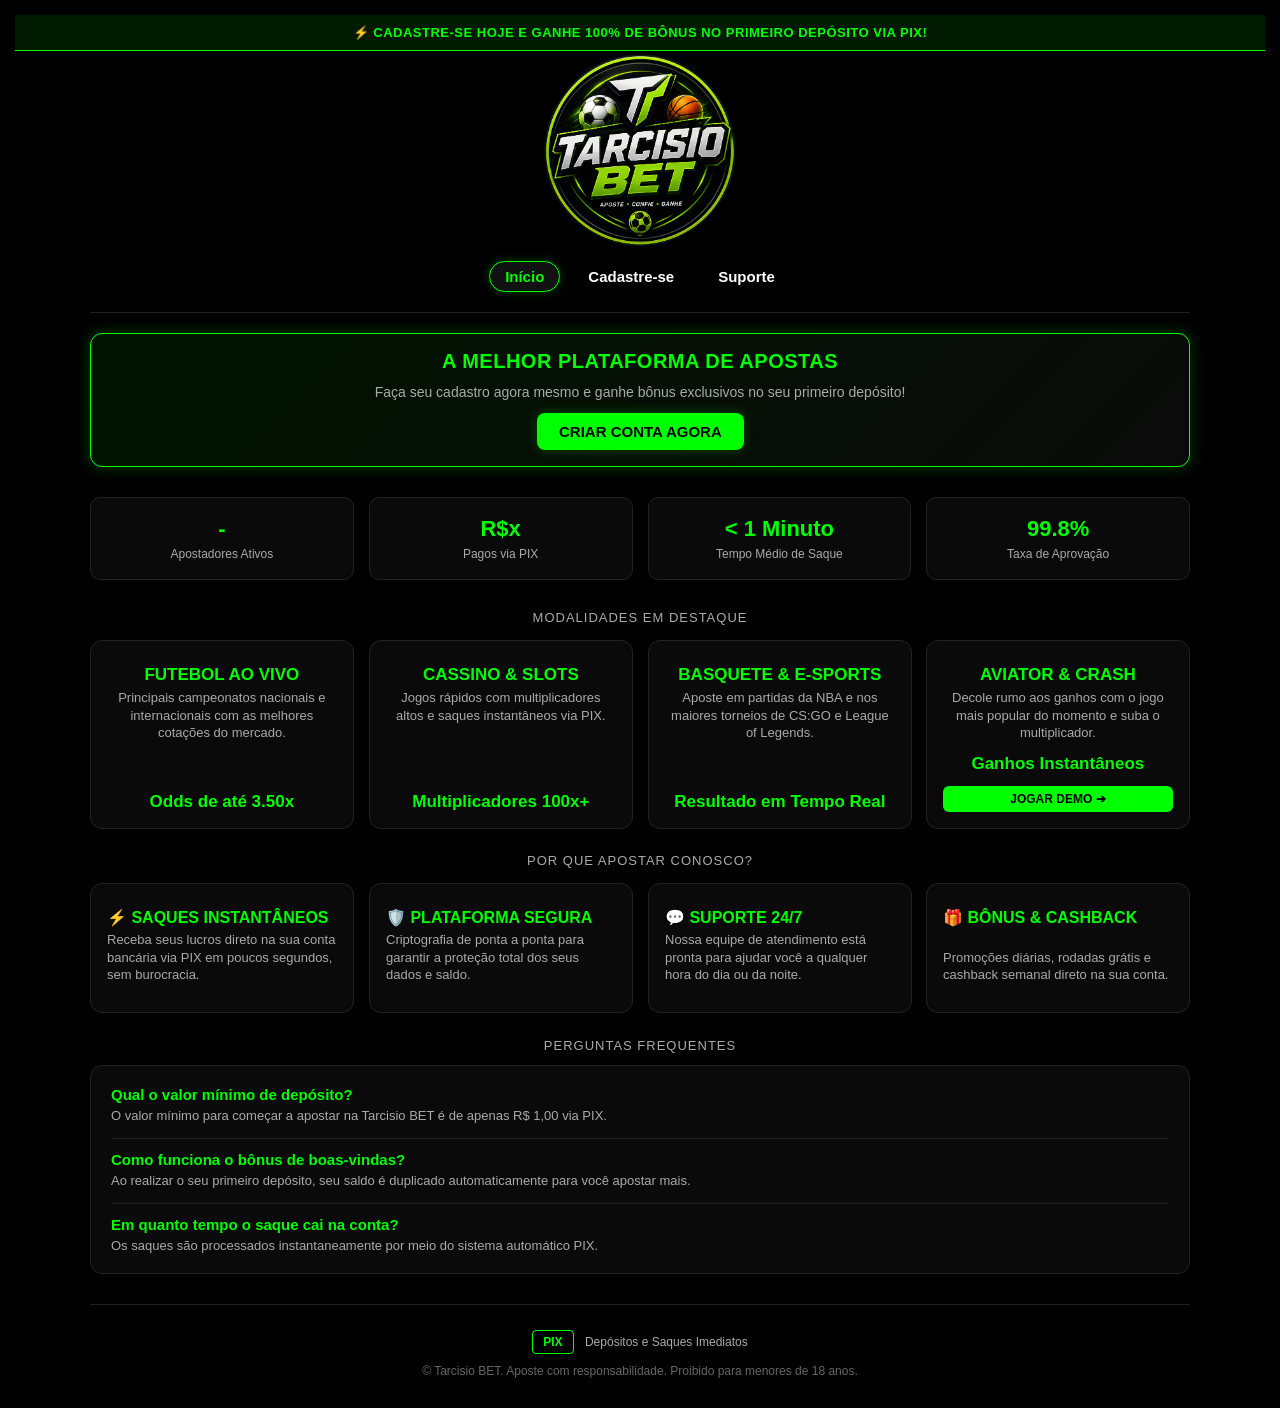
<file: index.html.html>
<!DOCTYPE html>
<html lang="pt-br">
<head>
    <meta charset="UTF-8">
    <meta name="viewport" content="width=device-width, initial-scale=1.0">
    <title>Tarcisio BET - Início</title>
    
    <link rel="icon" type="image/png" href="navegador.png">
    <link rel="stylesheet" href="style.css">
</head>
<body>

    <div style="background: rgba(0, 255, 0, 0.1); border-bottom: 1px solid var(--primary); text-align: center; padding: 10px; font-size: 13px; color: var(--primary); font-weight: bold; letter-spacing: 0.5px;">
        ⚡ CADASTRE-SE HOJE E GANHE 100% DE BÔNUS NO PRIMEIRO DEPÓSITO VIA PIX!
    </div>

    <header>
        <div class="logo-container">
            <a href="pag principal.html">
                <img src="logo da bet.png" alt="Logo Tarcisio BET">
            </a>
        </div>
        
        <nav class="menu-navegacao">
            <a class="btn-inicio ativo" href="pag principal.html">Início</a>
            <a class="btn-inicio" href="forms.html">Cadastre-se</a>
            <a class="btn-inicio" href="suporte.html">Suporte</a>
        </nav>
    </header>

    <hr>

    <main class="container">
        <section class="hero-banner">
            <h2>A MELHOR PLATAFORMA DE APOSTAS</h2>
            <p>Faça seu cadastro agora mesmo e ganhe bônus exclusivos no seu primeiro depósito!</p>
            <a href="forms.html" class="btn-criar-conta-banner">
                CRIAR CONTA AGORA
            </a>
        </section>

        <section style="display: grid; grid-template-columns: repeat(auto-fit, minmax(220px, 1fr)); gap: 15px; margin: 30px 0; text-align: center;">
            <div style="background: var(--card-bg); border: 1px solid var(--border); padding: 18px; border-radius: 10px;">
                <h3 style="color: var(--primary); font-size: 22px; margin-bottom: 5px;">-</h3>
                <p style="color: var(--text-muted); font-size: 12px; margin: 0;">Apostadores Ativos</p>
            </div>
            <div style="background: var(--card-bg); border: 1px solid var(--border); padding: 18px; border-radius: 10px;">
                <h3 style="color: var(--primary); font-size: 22px; margin-bottom: 5px;">R$x</h3>
                <p style="color: var(--text-muted); font-size: 12px; margin: 0;">Pagos via PIX</p>
            </div>
            <div style="background: var(--card-bg); border: 1px solid var(--border); padding: 18px; border-radius: 10px;">
                <h3 style="color: var(--primary); font-size: 22px; margin-bottom: 5px;">&lt; 1 Minuto</h3>
                <p style="color: var(--text-muted); font-size: 12px; margin: 0;">Tempo Médio de Saque</p>
            </div>
            <div style="background: var(--card-bg); border: 1px solid var(--border); padding: 18px; border-radius: 10px;">
                <h3 style="color: var(--primary); font-size: 22px; margin-bottom: 5px;">99.8%</h3>
                <p style="color: var(--text-muted); font-size: 12px; margin: 0;">Taxa de Aprovação</p>
            </div>
        </section>

        <div class="titulo-secao">MODALIDADES EM DESTAQUE</div>
        
        <section class="cards-grid" style="grid-template-columns: repeat(auto-fit, minmax(220px, 1fr));">
            <div class="card">
                <h3>Futebol Ao Vivo</h3>
                <p>Principais campeonatos nacionais e internacionais com as melhores cotações do mercado.</p>
                <div class="odd-highlight">Odds de até 3.50x</div>
            </div>

            <div class="card">
                <h3>Cassino & Slots</h3>
                <p>Jogos rápidos com multiplicadores altos e saques instantâneos via PIX.</p>
                <div class="odd-highlight">Multiplicadores 100x+</div>
            </div>

            <div class="card">
                <h3>Basquete & E-sports</h3>
                <p>Aposte em partidas da NBA e nos maiores torneios de CS:GO e League of Legends.</p>
                <div class="odd-highlight">Resultado em Tempo Real</div>
            </div>

            <a href="jogos.html" class="card card-link" style="text-decoration: none; color: inherit; display: block; cursor: pointer;">
                <h3>Aviator & Crash</h3>
                <p>Decole rumo aos ganhos com o jogo mais popular do momento e suba o multiplicador.</p>
                <div class="odd-highlight">Ganhos Instantâneos</div>
                <div style="margin-top: 12px; background: var(--primary); color: #000; font-weight: bold; padding: 6px 12px; border-radius: 6px; font-size: 12px; text-align: center;">
                    JOGAR DEMO ➔
                </div>
            </a>
        </section>

        <div class="titulo-secao">POR QUE APOSTAR CONOSCO?</div>

        <section class="cards-grid" style="grid-template-columns: repeat(auto-fit, minmax(220px, 1fr));">
            <div class="card" style="text-align: left;">
                <h3 style="font-size: 16px;">⚡ Saques Instantâneos</h3>
                <p>Receba seus lucros direto na sua conta bancária via PIX em poucos segundos, sem burocracia.</p>
            </div>
            <div class="card" style="text-align: left;">
                <h3 style="font-size: 16px;">🛡️ Plataforma Segura</h3>
                <p>Criptografia de ponta a ponta para garantir a proteção total dos seus dados e saldo.</p>
            </div>
            <div class="card" style="text-align: left;">
                <h3 style="font-size: 16px;">💬 Suporte 24/7</h3>
                <p>Nossa equipe de atendimento está pronta para ajudar você a qualquer hora do dia ou da noite.</p>
            </div>
            <div class="card" style="text-align: left;">
                <h3 style="font-size: 16px;">🎁 Bônus & Cashback</h3>
                <p>Promoções diárias, rodadas grátis e cashback semanal direto na sua conta.</p>
            </div>
        </section>

        <div class="titulo-secao">PERGUNTAS FREQUENTES</div>

        <section style="background: var(--card-bg); border: 1px solid var(--border); border-radius: 12px; padding: 20px; margin-bottom: 30px;">
            <div style="margin-bottom: 15px;">
                <h4 style="color: var(--primary); font-size: 15px; margin-bottom: 5px;">Qual o valor mínimo de depósito?</h4>
                <p style="color: var(--text-muted); font-size: 13px;">O valor mínimo para começar a apostar na Tarcisio BET é de apenas R$ 1,00 via PIX.</p>
            </div>
            <hr style="margin: 12px 0;">
            <div style="margin-bottom: 15px;">
                <h4 style="color: var(--primary); font-size: 15px; margin-bottom: 5px;">Como funciona o bônus de boas-vindas?</h4>
                <p style="color: var(--text-muted); font-size: 13px;">Ao realizar o seu primeiro depósito, seu saldo é duplicado automaticamente para você apostar mais.</p>
            </div>
            <hr style="margin: 12px 0;">
            <div>
                <h4 style="color: var(--primary); font-size: 15px; margin-bottom: 5px;">Em quanto tempo o saque cai na conta?</h4>
                <p style="color: var(--text-muted); font-size: 13px;">Os saques são processados instantaneamente por meio do sistema automático PIX.</p>
            </div>
        </section>
    </main>

    <hr>

    <footer>
        <div style="margin-bottom: 15px;">
            <span style="border: 1px solid var(--primary); color: var(--primary); padding: 4px 10px; border-radius: 4px; font-size: 12px; font-weight: bold; margin-right: 8px;">PIX</span>
            <span style="color: var(--text-muted); font-size: 12px;">Depósitos e Saques Imediatos</span>
        </div>
        <p>© Tarcisio BET. Aposte com responsabilidade. Proibido para menores de 18 anos.</p>
    </footer>

</body>
</html>
</file>
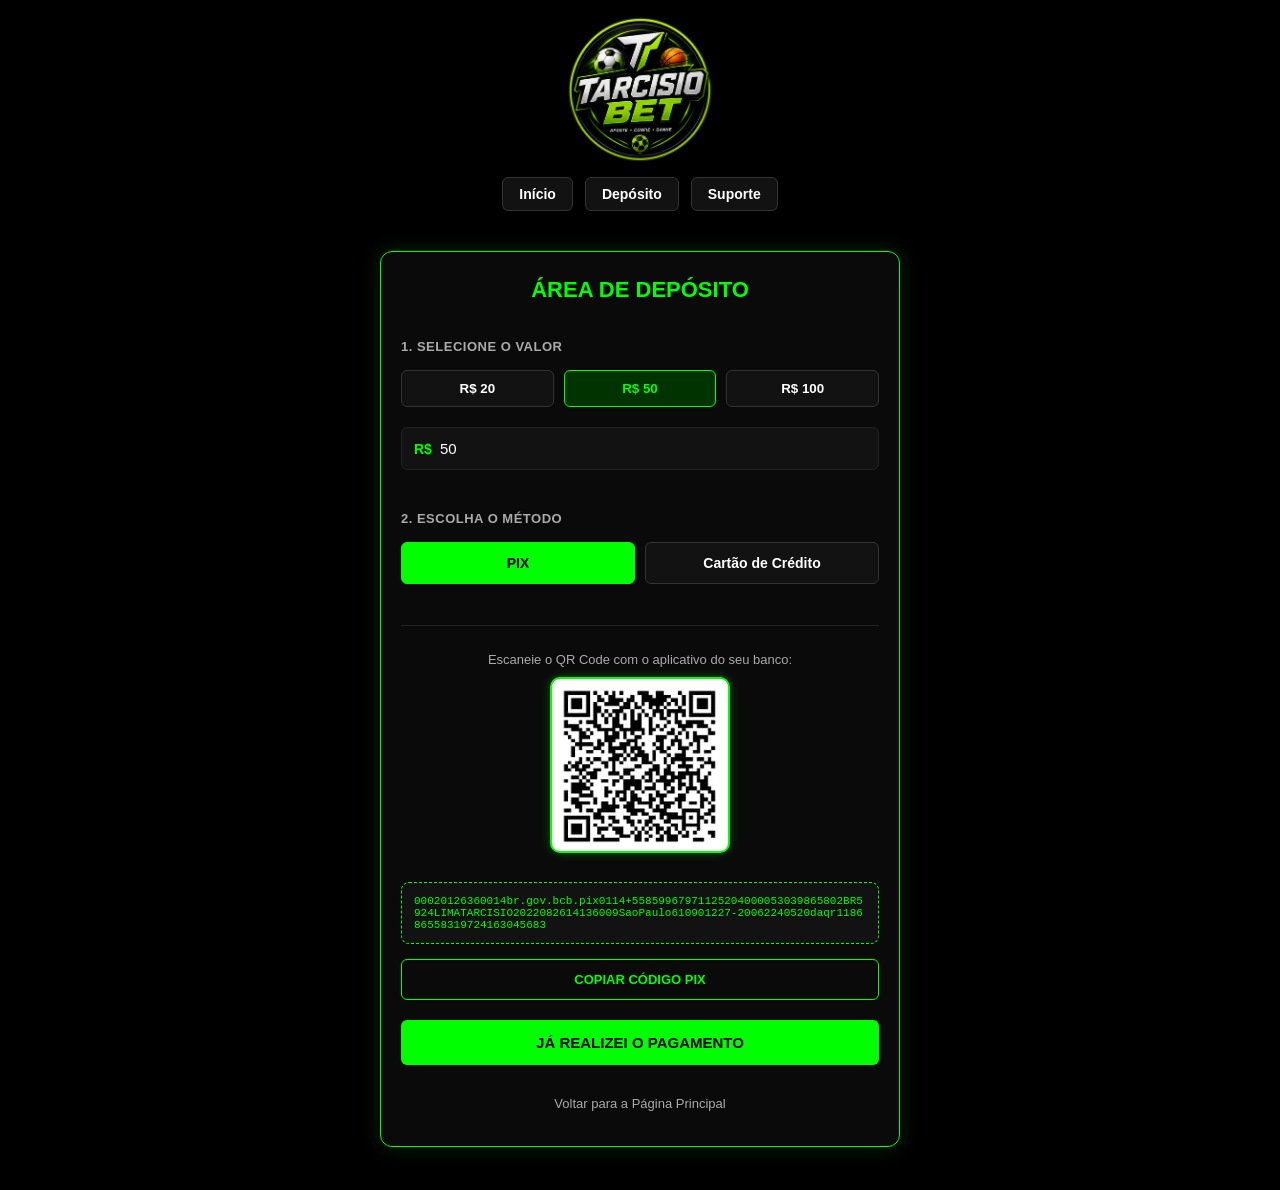
<file: pagamento.html>
<!DOCTYPE html>
<html lang="pt-br">
<head>
    <meta charset="UTF-8">
    <meta name="viewport" content="width=device-width, initial-scale=1.0">
    <title>Tarcisio BET - Área de Depósito</title>
    
    <!-- Meta Tags para Pré-visualização de Link (Open Graph / WhatsApp / Redes Sociais) -->
    <meta property="og:title" content="Tarcisio BET - Área de Depósito">
    <meta property="og:description" content="Faça seu depósito de forma rápida e segura via PIX ou Cartão!">
    <meta property="og:image" content="https://tarcisiol.github.io/tarcisio-bet/logo%20da%20bet.png">
    <meta property="og:url" content="https://tarcisiol.github.io/tarcisio-bet/pagamento.html">
    <meta property="og:type" content="website">

    <!-- ÍCONE DA ABA DO NAVEGADOR -->
    <link rel="icon" type="image/png" href="logo da bet.png">
    <link rel="stylesheet" href="style.css">
    
    <style>
        /* RESET E COR DO FUNDO */
        * {
            box-sizing: border-box;
        }

        html, body {
            background-color: #000000 !important;
            color: #ffffff !important;
            font-family: Arial, sans-serif;
            margin: 0;
            padding: 0;
            overflow-x: hidden;
        }

        /* CABEÇALHO */
        header {
            padding: 15px 10px;
            text-align: center;
        }

        .logo-container {
            text-align: center;
            margin-bottom: 12px;
        }

        .logo-container img {
            max-width: 150px;
            width: 100%;
            height: auto;
            display: block;
            margin: 0 auto;
        }

        /* NAVEGAÇÃO */
        .menu-navegacao {
            display: flex;
            justify-content: center;
            gap: 12px;
            align-items: center;
            flex-wrap: wrap;
            padding: 0 10px;
        }

        .btn-inicio {
            color: #ffffff !important;
            text-decoration: none;
            font-weight: bold;
            padding: 8px 16px;
            border-radius: 6px;
            transition: 0.2s;
            font-size: 14px;
            background-color: #121212;
            border: 1px solid #333333;
        }

        .btn-inicio:hover, .btn-inicio.ativo {
            color: #00ff00 !important;
            border-color: #00ff00;
            background-color: #003300 !important;
        }

        /* CAIXA DE PAGAMENTO */
        .caixa-pagamento {
            background-color: #0a0a0a;
            border: 1px solid #00ff00;
            border-radius: 12px;
            padding: 25px 20px;
            max-width: 520px;
            width: 92%;
            margin: 25px auto 40px auto;
            text-align: center;
            box-shadow: 0 0 20px rgba(0, 255, 0, 0.15);
        }

        .caixa-pagamento h1 {
            margin-top: 0;
            color: #00ff00 !important;
            text-transform: uppercase;
            font-size: 22px;
            margin-bottom: 15px;
        }

        .subtitulo-secao {
            font-size: 13px;
            color: #aaaaaa;
            text-transform: uppercase;
            letter-spacing: 0.5px;
            margin: 15px 0 10px 0;
            text-align: left;
            font-weight: bold;
        }

        /* SELEÇÃO DE VALOR DO DEPÓSITO */
        .grid-valores {
            display: grid;
            grid-template-columns: repeat(3, 1fr);
            gap: 10px;
            margin-bottom: 12px;
        }

        .btn-valor {
            background-color: #121212;
            border: 1px solid #333333;
            color: #ffffff;
            padding: 10px;
            border-radius: 6px;
            font-weight: bold;
            cursor: pointer;
            transition: all 0.2s;
        }

        .btn-valor:hover, .btn-valor.ativo {
            border-color: #00ff00;
            background-color: #003300;
            color: #00ff00;
        }

        .campo-customizado {
            display: flex;
            align-items: center;
            background-color: #121212;
            border: 1px solid #333333;
            border-radius: 6px;
            padding: 0 12px;
            margin-bottom: 20px;
        }

        .campo-customizado:focus-within {
            border-color: #00ff00;
        }

        .simbolo-moeda {
            color: #00ff00;
            font-weight: bold;
            margin-right: 8px;
        }

        .campo-customizado input {
            border: none;
            background: transparent;
            padding: 12px 0;
            color: #ffffff;
            width: 100%;
            outline: none;
            font-size: 15px;
        }

        /* ABAS DE MÉTODOS DE PAGAMENTO */
        .metodos-pagamento {
            display: flex;
            gap: 10px;
            margin-bottom: 15px;
        }

        .aba-metodo {
            flex: 1;
            padding: 12px;
            background-color: #121212;
            border: 1px solid #333333;
            border-radius: 6px;
            color: #ffffff;
            font-weight: bold;
            cursor: pointer;
            transition: 0.2s;
            font-size: 14px;
        }

        .aba-metodo.ativo {
            border-color: #00ff00;
            background-color: #00ff00;
            color: #000000;
        }

        /* CONTEÚDO DOS MÉTODOS */
        .conteudo-metodo {
            display: none;
        }

        .conteudo-metodo.ativo {
            display: block;
        }

        /* ESTILOS ESPECÍFICOS PIX */
        .qr-code-img {
            max-width: 180px;
            width: 100%;
            height: auto;
            border: 2px solid #00ff00;
            border-radius: 10px;
            padding: 8px;
            background-color: #ffffff;
            margin: 10px 0;
            box-shadow: 0 0 10px rgba(0, 255, 0, 0.3);
        }

        .codigo-pix-container {
            background-color: #121212;
            border: 1px dashed #00ff00;
            border-radius: 8px;
            padding: 12px;
            margin: 15px 0;
        }

        .codigo-pix {
            color: #00ff00;
            word-break: break-all;
            font-size: 11px;
            font-family: monospace;
            margin: 0;
            user-select: all;
            max-height: 60px;
            overflow-y: auto;
            text-align: left;
        }

        /* ESTILOS ESPECÍFICOS CARTÃO */
        .form-cartao {
            text-align: left;
        }

        .label-campo {
            display: block;
            margin-bottom: 6px;
            font-size: 13px;
            color: #cccccc;
        }

        .input-cartao {
            width: 100%;
            padding: 12px;
            background-color: #121212;
            border: 1px solid #333333;
            border-radius: 6px;
            color: #ffffff;
            font-size: 14px;
            margin-bottom: 12px;
            outline: none;
        }

        .input-cartao:focus {
            border-color: #00ff00;
        }

        .grid-duplo {
            display: grid;
            grid-template-columns: 1fr 1fr;
            gap: 10px;
        }

        /* BOTÕES DE AÇÃO */
        .btn-acao {
            width: 100%;
            background-color: #00ff00 !important;
            color: #000000 !important;
            border: none !important;
            padding: 14px;
            border-radius: 6px;
            font-weight: bold;
            font-size: 15px;
            cursor: pointer;
            text-transform: uppercase;
            transition: all 0.2s;
            margin-top: 10px;
        }

        .btn-acao:hover {
            background-color: #00cc00 !important;
            box-shadow: 0 0 12px rgba(0, 255, 0, 0.4);
        }

        .btn-acao:disabled {
            opacity: 0.6;
            cursor: not-allowed;
        }

        .btn-copiar {
            width: 100%;
            background-color: transparent !important;
            color: #00ff00 !important;
            border: 1px solid #00ff00 !important;
            padding: 12px;
            border-radius: 6px;
            font-weight: bold;
            font-size: 13px;
            cursor: pointer;
            text-transform: uppercase;
            transition: all 0.2s;
            margin-bottom: 10px;
        }

        .btn-copiar:hover {
            background-color: #00ff00 !important;
            color: #000000 !important;
        }

        .btn-voltar {
            display: inline-block;
            width: 100%;
            background-color: transparent;
            color: #aaaaaa;
            text-decoration: none;
            padding: 10px;
            font-size: 13px;
            margin-top: 15px;
            transition: 0.2s;
        }

        .btn-voltar:hover {
            color: #ffffff;
        }

        hr {
            border: 0;
            height: 1px;
            background: #222222;
            margin: 20px 0;
        }

        @media (max-width: 400px) {
            .grid-valores {
                grid-template-columns: repeat(2, 1fr);
            }
        }
    </style>
</head>
<body>

    <header>
        <div class="logo-container">
            <a href="index.html">
                <img src="logo da bet.png" alt="Logo Tarcisio BET" fetchpriority="high">
            </a>
        </div>
        
        <nav class="menu-navegacao">
            <a class="btn-inicio" href="index.html">Início</a>
            <a class="btn-inicio active" href="pagamento.html">Depósito</a>
            <a class="btn-inicio" href="suporte.html">Suporte</a>
        </nav>
    </header>
    
    <main>
        <div class="caixa-pagamento">
            <h1>Área de Depósito</h1>

            <!-- SELEÇÃO DE VALOR -->
            <div class="subtitulo-secao">1. Selecione o Valor</div>
            <div class="grid-valores">
                <button type="button" class="btn-valor" onclick="selecionarValor(20, this)">R$ 20</button>
                <button type="button" class="btn-valor ativo" onclick="selecionarValor(50, this)">R$ 50</button>
                <button type="button" class="btn-valor" onclick="selecionarValor(100, this)">R$ 100</button>
            </div>

            <div class="campo-customizado">
                <span class="simbolo-moeda">R$</span>
                <input type="number" id="valor_deposito" value="50" min="5" step="1" placeholder="Outro valor (Mínimo R$ 5)" oninput="validarInputValor(this)">
            </div>

            <!-- SELEÇÃO DE MÉTODO -->
            <div class="subtitulo-secao">2. Escolha o Método</div>
            <div class="metodos-pagamento">
                <button type="button" class="aba-metodo ativo" onclick="mudarMetodo('pix', this)">PIX</button>
                <button type="button" class="aba-metodo" onclick="mudarMetodo('cartao', this)">Cartão de Crédito</button>
            </div>

            <hr>

            <!-- ABA PIX -->
            <div id="metodo-pix" class="conteudo-metodo ativo">
                <p style="color: #aaaaaa; font-size: 13px; margin-top: 0;">Escaneie o QR Code com o aplicativo do seu banco:</p>
                
                <img class="qr-code-img" src="so o qr code.png" alt="QR Code PIX Tarcisio BET">
                
                <div class="codigo-pix-container">
                    <p class="codigo-pix" id="pixCode">00020126360014br.gov.bcb.pix0114+55859967971125204000053039865802BR5924LIMATARCISIO2022082614136009SaoPaulo610901227-20062240520daqr118686558319724163045683</p>
                </div>

                <button class="btn-copiar" id="btnCopiar" onclick="copiarPix()">Copiar Código PIX</button>
                <button class="btn-acao" id="btnPixConfirmar" onclick="confirmarPagamento('PIX')">Já realizei o pagamento</button>
            </div>

            <!-- ABA CARTÃO DE CRÉDITO -->
            <div id="metodo-cartao" class="conteudo-metodo">
                <form class="form-cartao" onsubmit="event.preventDefault(); confirmarPagamento('Cartão');">
                    <label class="label-campo">Número do Cartão:</label>
                    <input type="text" class="input-cartao" id="numCartao" placeholder="0000 0000 0000 0000" maxlength="19" autocomplete="cc-number" inputmode="numeric" required oninput="mascaraCartao(this)">

                    <label class="label-campo">Nome impresso no cartão:</label>
                    <input type="text" class="input-cartao" placeholder="NOME COMO NO CARTÃO" autocomplete="cc-name" style="text-transform: uppercase;" required>

                    <div class="grid-duplo">
                        <div>
                            <label class="label-campo">Validade:</label>
                            <input type="text" class="input-cartao" placeholder="MM/AA" maxlength="5" autocomplete="cc-exp" inputmode="numeric" required oninput="mascaraValidade(this)">
                        </div>
                        <div>
                            <label class="label-campo">CVV:</label>
                            <input type="text" class="input-cartao" placeholder="123" maxlength="4" autocomplete="cc-csc" inputmode="numeric" required>
                        </div>
                    </div>

                    <button type="submit" class="btn-acao" id="btnCartaoConfirmar">Pagar com Cartão</button>
                </form>
            </div>

            <a href="index.html" class="btn-voltar">Voltar para a Página Principal</a>
        </div>
    </main>

    <script>
        function selecionarValor(valor, elemento) {
            document.getElementById('valor_deposito').value = valor;
            const botoes = document.querySelectorAll('.btn-valor');
            botoes.forEach(btn => btn.classList.remove('ativo'));
            elemento.classList.add('ativo');
        }

        function validarInputValor(input) {
            const botoes = document.querySelectorAll('.btn-valor');
            botoes.forEach(btn => btn.classList.remove('ativo'));
            if(input.value < 0) input.value = '';
        }

        function mudarMetodo(metodo, elemento) {
            const abas = document.querySelectorAll('.aba-metodo');
            const conteudos = document.querySelectorAll('.conteudo-metodo');

            abas.forEach(aba => aba.classList.remove('ativo'));
            conteudos.forEach(c => c.classList.remove('ativo'));

            elemento.classList.add('ativo');
            document.getElementById('metodo-' + metodo).classList.add('ativo');
        }

        // Máscara simples para número de cartão (adiciona espaços a cada 4 dígitos)
        function mascaraCartao(input) {
            let valor = input.value.replace(/\D/g, '');
            valor = valor.replace(/(\d{4})(?=\d)/g, '$1 ');
            input.value = valor;
        }

        // Máscara para validade (MM/AA)
        function mascaraValidade(input) {
            let valor = input.value.replace(/\D/g, '');
            if (valor.length >= 2) {
                valor = valor.substring(0, 2) + '/' + valor.substring(2, 4);
            }
            input.value = valor;
        }

        function copiarPix() {
            const textoPix = document.getElementById("pixCode").innerText;
            navigator.clipboard.writeText(textoPix).then(() => {
                const btn = document.getElementById("btnCopiar");
                btn.innerText = "✓ Código Copiado!";
                btn.style.backgroundColor = "#00ff00";
                btn.style.color = "#000000";

                setTimeout(() => {
                    btn.innerText = "Copiar Código PIX";
                    btn.style.backgroundColor = "transparent";
                    btn.style.color = "#00ff00";
                }, 3000);
            });
        }

        function confirmarPagamento(metodo) {
            const valor = parseFloat(document.getElementById('valor_deposito').value);
            
            if (isNaN(valor) || valor < 5) {
                alert("O valor mínimo para depósito é R$ 5,00");
                return;
            }

            const btnId = metodo === 'PIX' ? 'btnPixConfirmar' : 'btnCartaoConfirmar';
            const btn = document.getElementById(btnId);
            const textoOriginal = btn.innerText;

            // Simulação de processamento para evitar duplo clique
            btn.disabled = true;
            btn.innerText = "Processando pagamento...";

            setTimeout(() => {
                alert(`Depósito via ${metodo} no valor de R$ ${valor.toFixed(2)} processado com sucesso! Redirecionando...`);
                window.location.href = "index.html";
            }, 1500);
        }
    </script>

</body>
</html>
</file>
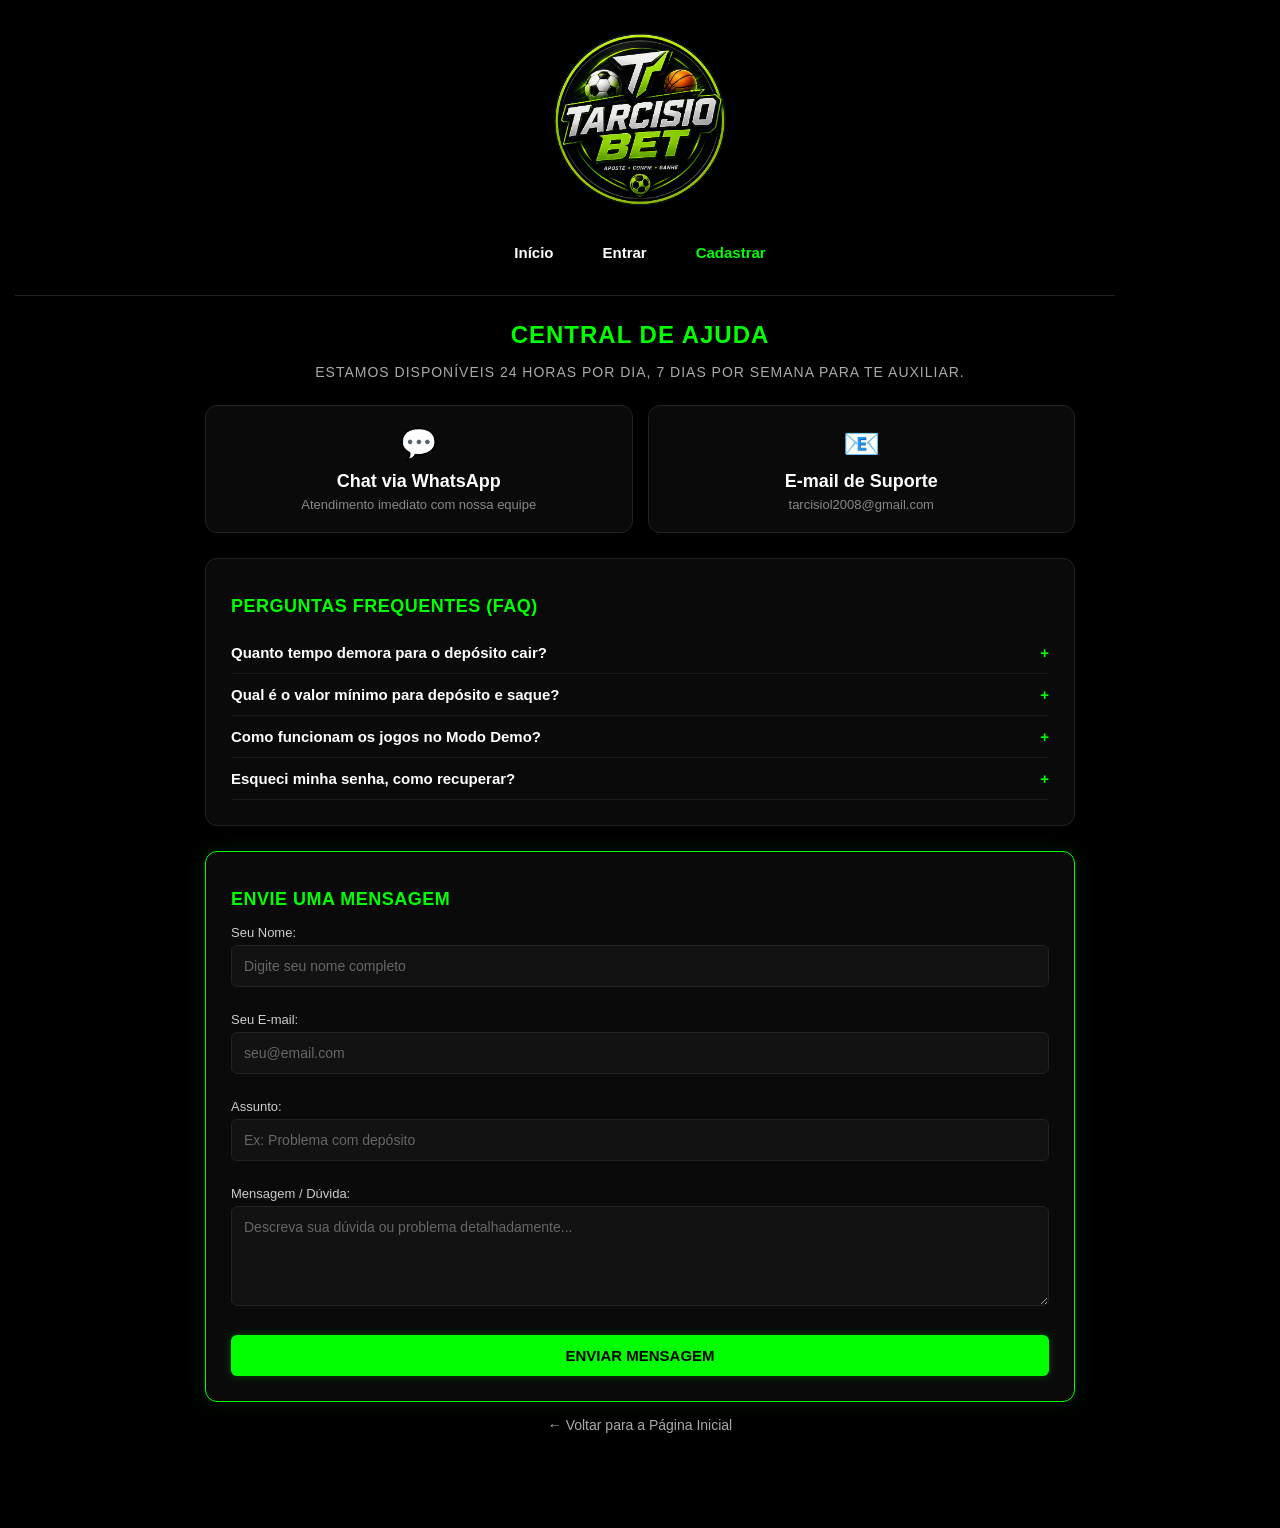
<file: suporte.html>
<!DOCTYPE html>
<html lang="pt-br">
<head>
    <meta charset="UTF-8">
    <meta name="viewport" content="width=device-width, initial-scale=1.0">
    <title>Tarcisio BET - Central de Suporte</title>
    
    <!-- ÍCONE DA ABA DO NAVEGADOR -->
    <link rel="icon" type="image/png" href="navegador.png">
    <link rel="stylesheet" href="style.css">
    
    <style>
        * {
            box-sizing: border-box;
            margin: 0;
            padding: 0;
        }

        html, body {
            background-color: #000000 !important;
            color: #ffffff !important;
            font-family: Arial, sans-serif;
            padding-bottom: 40px;
            overflow-x: hidden;
        }

        .logo-container {
            text-align: center;
            padding: 15px 10px 5px 10px;
        }

        .logo-container img {
            max-width: 180px;
            width: 100%;
            height: auto;
            display: block;
            margin: 0 auto;
        }

        .menu-navegacao {
            display: flex;
            justify-content: center;
            gap: 15px;
            align-items: center;
            flex-wrap: wrap;
            padding: 10px;
        }

        .btn-inicio {
            color: #ffffff !important;
            text-decoration: none;
            font-weight: bold;
            padding: 8px 16px;
            border-radius: 5px;
            transition: 0.2s;
            font-size: 15px;
        }

        .btn-inicio:hover {
            color: #00ff00 !important;
            background-color: #111111 !important;
        }

        hr {
            border: 0;
            height: 1px;
            background: #222222 !important;
            margin: 15px 0;
        }

        /* CONTAINER PRINCIPAL */
        .container {
            max-width: 900px;
            margin: 0 auto;
            padding: 0 15px;
        }

        .titulo-secao {
            text-align: center;
            margin: 25px 0 10px 0;
        }

        .titulo-secao h1 {
            color: #00ff00;
            font-size: 24px;
            text-transform: uppercase;
        }

        .titulo-secao p {
            color: #aaaaaa;
            font-size: 14px;
            margin-top: 5px;
        }

        /* GRID DE CANAIS DE CONTATO RÁPIDO */
        .grid-canais {
            display: grid;
            grid-template-columns: repeat(auto-fit, minmax(260px, 1fr));
            gap: 15px;
            margin: 25px 0;
        }

        .card-canal {
            background-color: #0a0a0a;
            border: 1px solid #222222;
            border-radius: 12px;
            padding: 20px;
            text-align: center;
            transition: 0.2s;
            text-decoration: none;
            display: block;
        }

        .card-canal:hover {
            border-color: #00ff00;
            transform: translateY(-3px);
            box-shadow: 0 5px 15px rgba(0, 255, 0, 0.15);
        }

        .card-canal h3 {
            color: #ffffff;
            font-size: 18px;
            margin: 10px 0 5px 0;
        }

        .card-canal p {
            color: #888888;
            font-size: 13px;
        }

        .icone-canal {
            font-size: 30px;
        }

        /* SEÇÃO DE FAQ (PERGUNTAS FREQUENTES) */
        .faq-box {
            background-color: #0a0a0a;
            border: 1px solid #222222;
            border-radius: 12px;
            padding: 25px;
            margin-bottom: 25px;
        }

        .faq-box h2 {
            color: #00ff00;
            font-size: 18px;
            margin-bottom: 15px;
            text-transform: uppercase;
        }

        .faq-item {
            border-bottom: 1px solid #1a1a1a;
            padding: 12px 0;
            cursor: pointer;
        }

        .faq-pergunta {
            font-weight: bold;
            font-size: 15px;
            color: #ffffff;
            display: flex;
            justify-content: space-between;
            align-items: center;
        }

        .faq-pergunta span {
            color: #00ff00;
            transition: transform 0.2s;
        }

        .faq-resposta {
            display: none;
            color: #aaaaaa;
            font-size: 14px;
            margin-top: 8px;
            line-height: 1.5;
        }

        .faq-item.ativo .faq-resposta {
            display: block;
        }

        .faq-item.ativo .faq-pergunta span {
            transform: rotate(45deg);
        }

        /* FORMULÁRIO DE SUPORTE */
        .form-suporte {
            background-color: #0a0a0a;
            border: 1px solid #00ff00;
            border-radius: 12px;
            padding: 25px;
            box-shadow: 0 0 20px rgba(0, 255, 0, 0.1);
        }

        .form-suporte h2 {
            color: #00ff00;
            font-size: 18px;
            margin-bottom: 15px;
            text-transform: uppercase;
        }

        .campo-grupo {
            margin-bottom: 15px;
            text-align: left;
        }

        .campo-grupo label {
            display: block;
            font-size: 13px;
            color: #cccccc;
            margin-bottom: 5px;
        }

        .campo-grupo input, .campo-grupo textarea {
            width: 100%;
            background-color: #121212;
            border: 1px solid #333333;
            border-radius: 6px;
            padding: 12px;
            color: #ffffff;
            font-size: 14px;
            outline: none;
            transition: 0.2s;
        }

        .campo-grupo input:focus, .campo-grupo textarea:focus {
            border-color: #00ff00;
        }

        .campo-grupo textarea {
            resize: vertical;
            height: 100px;
        }

        .btn-enviar {
            width: 100%;
            background-color: #00ff00;
            color: #000000;
            border: none;
            padding: 14px;
            border-radius: 6px;
            font-weight: bold;
            font-size: 15px;
            cursor: pointer;
            text-transform: uppercase;
            transition: 0.2s;
        }

        .btn-enviar:hover {
            background-color: #00cc00;
            box-shadow: 0 0 10px rgba(0, 255, 0, 0.3);
        }

        .mensagem-sucesso {
            display: none;
            background-color: #002200;
            border: 1px solid #00ff00;
            color: #00ff00;
            padding: 12px;
            border-radius: 6px;
            text-align: center;
            font-weight: bold;
            margin-bottom: 15px;
        }

        .btn-voltar {
            display: block;
            text-align: center;
            color: #aaaaaa;
            text-decoration: none;
            padding: 15px;
            font-size: 14px;
            transition: 0.2s;
        }

        .btn-voltar:hover {
            color: #ffffff;
        }
    </style>
</head>
<body>

    <header>
        <div class="logo-container">
            <a href="dashboard.html" id="logoLink"><img src="logo da bet.png" alt="Logo Tarcisio BET" fetchpriority="high"></a>
        </div>
        
        <!-- O menu será ajustado automaticamente via JavaScript -->
        <nav class="menu-navegacao" id="menuNavegacao">
        </nav>
    </header>

    <hr>

    <main class="container">
        
        <div class="titulo-secao">
            <h1>Central de Ajuda</h1>
            <p>Estamos disponíveis 24 horas por dia, 7 dias por semana para te auxiliar.</p>
        </div>

        <!-- CANAIS DE CONTATO RÁPIDO -->
        <div class="grid-canais">
            <a href="https://wa.me/5585996797112" target="_blank" class="card-canal">
                <div class="icone-canal">💬</div>
                <h3>Chat via WhatsApp</h3>
                <p>Atendimento imediato com nossa equipe</p>
            </a>

            <a href="mailto:tarcisiol2008@gmail.com" class="card-canal">
                <div class="icone-canal">📧</div>
                <h3>E-mail de Suporte</h3>
                <p>tarcisiol2008@gmail.com</p>
            </a>
        </div>

        <!-- FAQ / PERGUNTAS FREQUENTES -->
        <div class="faq-box">
            <h2>Perguntas Frequentes (FAQ)</h2>
            
            <div class="faq-item" onclick="alternarFaq(this)">
                <div class="faq-pergunta">
                    Quanto tempo demora para o depósito cair? <span>+</span>
                </div>
                <div class="faq-resposta">
                    Os depósitos via PIX são processados instantaneamente e o saldo entra na sua conta em poucos segundos. Já pagamentos por cartão ou boleto podem levar até 1 dia útil.
                </div>
            </div>

            <div class="faq-item" onclick="alternarFaq(this)">
                <div class="faq-pergunta">
                    Qual é o valor mínimo para depósito e saque? <span>+</span>
                </div>
                <div class="faq-resposta">
                    O valor mínimo para depósito é de apenas R$ 5,00. Para saques, o valor mínimo é de R$ 20,00.
                </div>
            </div>

            <div class="faq-item" onclick="alternarFaq(this)">
                <div class="faq-pergunta">
                    Como funcionam os jogos no Modo Demo? <span>+</span>
                </div>
                <div class="faq-resposta">
                    No Modo Demo você recebe um saldo fictício de R$ 1.000,00 para testar todos os jogos e estratégias sem nenhum risco antes de apostar com saldo real.
                </div>
            </div>

            <div class="faq-item" onclick="alternarFaq(this)">
                <div class="faq-pergunta">
                    Esqueci minha senha, como recuperar? <span>+</span>
                </div>
                <div class="faq-resposta">
                    Na tela de login, clique em "Esqueci minha senha" e siga as instruções enviadas para o seu e-mail cadastrado para redefinir o acesso com segurança.
                </div>
            </div>
        </div>

        <!-- FORMULÁRIO DE CONTATO -->
        <div class="form-suporte">
            <h2>Envie uma Mensagem</h2>
            
            <div class="mensagem-sucesso" id="msg_sucesso">
                ✓ Mensagem enviada com sucesso! Retornaremos em breve por e-mail.
            </div>

            <form id="form_contato" onsubmit="enviarMensagem(event)">
                <div class="campo-grupo">
                    <label for="nome">Seu Nome:</label>
                    <input type="text" id="nome" placeholder="Digite seu nome completo" required>
                </div>

                <div class="campo-grupo">
                    <label for="email">Seu E-mail:</label>
                    <input type="email" id="email" placeholder="seu@email.com" required>
                </div>

                <div class="campo-grupo">
                    <label for="assunto">Assunto:</label>
                    <input type="text" id="assunto" placeholder="Ex: Problema com depósito" required>
                </div>

                <div class="campo-grupo">
                    <label for="mensagem">Mensagem / Dúvida:</label>
                    <textarea id="mensagem" placeholder="Descreva sua dúvida ou problema detalhadamente..." required></textarea>
                </div>

                <button type="submit" class="btn-enviar">Enviar Mensagem</button>
            </form>
        </div>

        <a href="#" id="linkVoltar" class="btn-voltar">← Voltar para o Painel Principal</a>

    </main>

    <!-- SCRIPTS DE INTERAÇÃO E VERIFICAÇÃO DE LOGIN -->
    <script>
        document.addEventListener("DOMContentLoaded", function() {
            const menuNav = document.getElementById('menuNavegacao');
            const logoLink = document.getElementById('logoLink');
            const linkVoltar = document.getElementById('linkVoltar');
            
            // Verifica o estado de login salvo no navegador
            const usuarioLogado = localStorage.getItem('tarcisio_logado');

            if (!usuarioLogado) {
                // Se NÃO estiver logado
                menuNav.innerHTML = `
                    <a class="btn-inicio" href="index.html">Início</a>
                    <a class="btn-inicio" href="login.html">Entrar</a>
                    <a class="btn-inicio" href="cadastro.html" style="color: #00ff00 !important;">Cadastrar</a>
                `;
                if (logoLink) logoLink.href = "index.html";
                if (linkVoltar) {
                    linkVoltar.href = "index.html";
                    linkVoltar.textContent = "← Voltar para a Página Inicial";
                }
            } else {
                // Se ESTIVER logado
                menuNav.innerHTML = `
                    <a class="btn-inicio" href="dashboard.html">Painel</a>
                    <a class="btn-inicio" href="jogos.html">Jogos</a>
                    <a class="btn-inicio" href="pagamento.html">Depositar</a>
                    <a class="btn-inicio" href="suporte.html" style="color: #00ff00 !important;">Suporte</a>
                    <a class="btn-inicio" href="#" onclick="sairDaConta()" style="color: #ff3333 !important;">Sair</a>
                `;
                if (logoLink) logoLink.href = "dashboard.html";
                if (linkVoltar) {
                    linkVoltar.href = "dashboard.html";
                    linkVoltar.textContent = "← Voltar para o Painel Principal";
                }
            }
        });

        function sairDaConta() {
            localStorage.removeItem('tarcisio_logado');
            window.location.href = 'index.html';
        }

        function alternarFaq(elemento) {
            const itens = document.querySelectorAll('.faq-item');
            itens.forEach(item => {
                if (item !== elemento) {
                    item.classList.remove('ativo');
                }
            });
            elemento.classList.toggle('ativo');
        }

        function enviarMensagem(event) {
            event.preventDefault();
            
            const msgSucesso = document.getElementById('msg_sucesso');
            msgSucesso.style.display = 'block';

            document.getElementById('form_contato').reset();

            setTimeout(() => {
                msgSucesso.style.display = 'none';
            }, 5000);
        }
    </script>
</body>
</html>
</file>
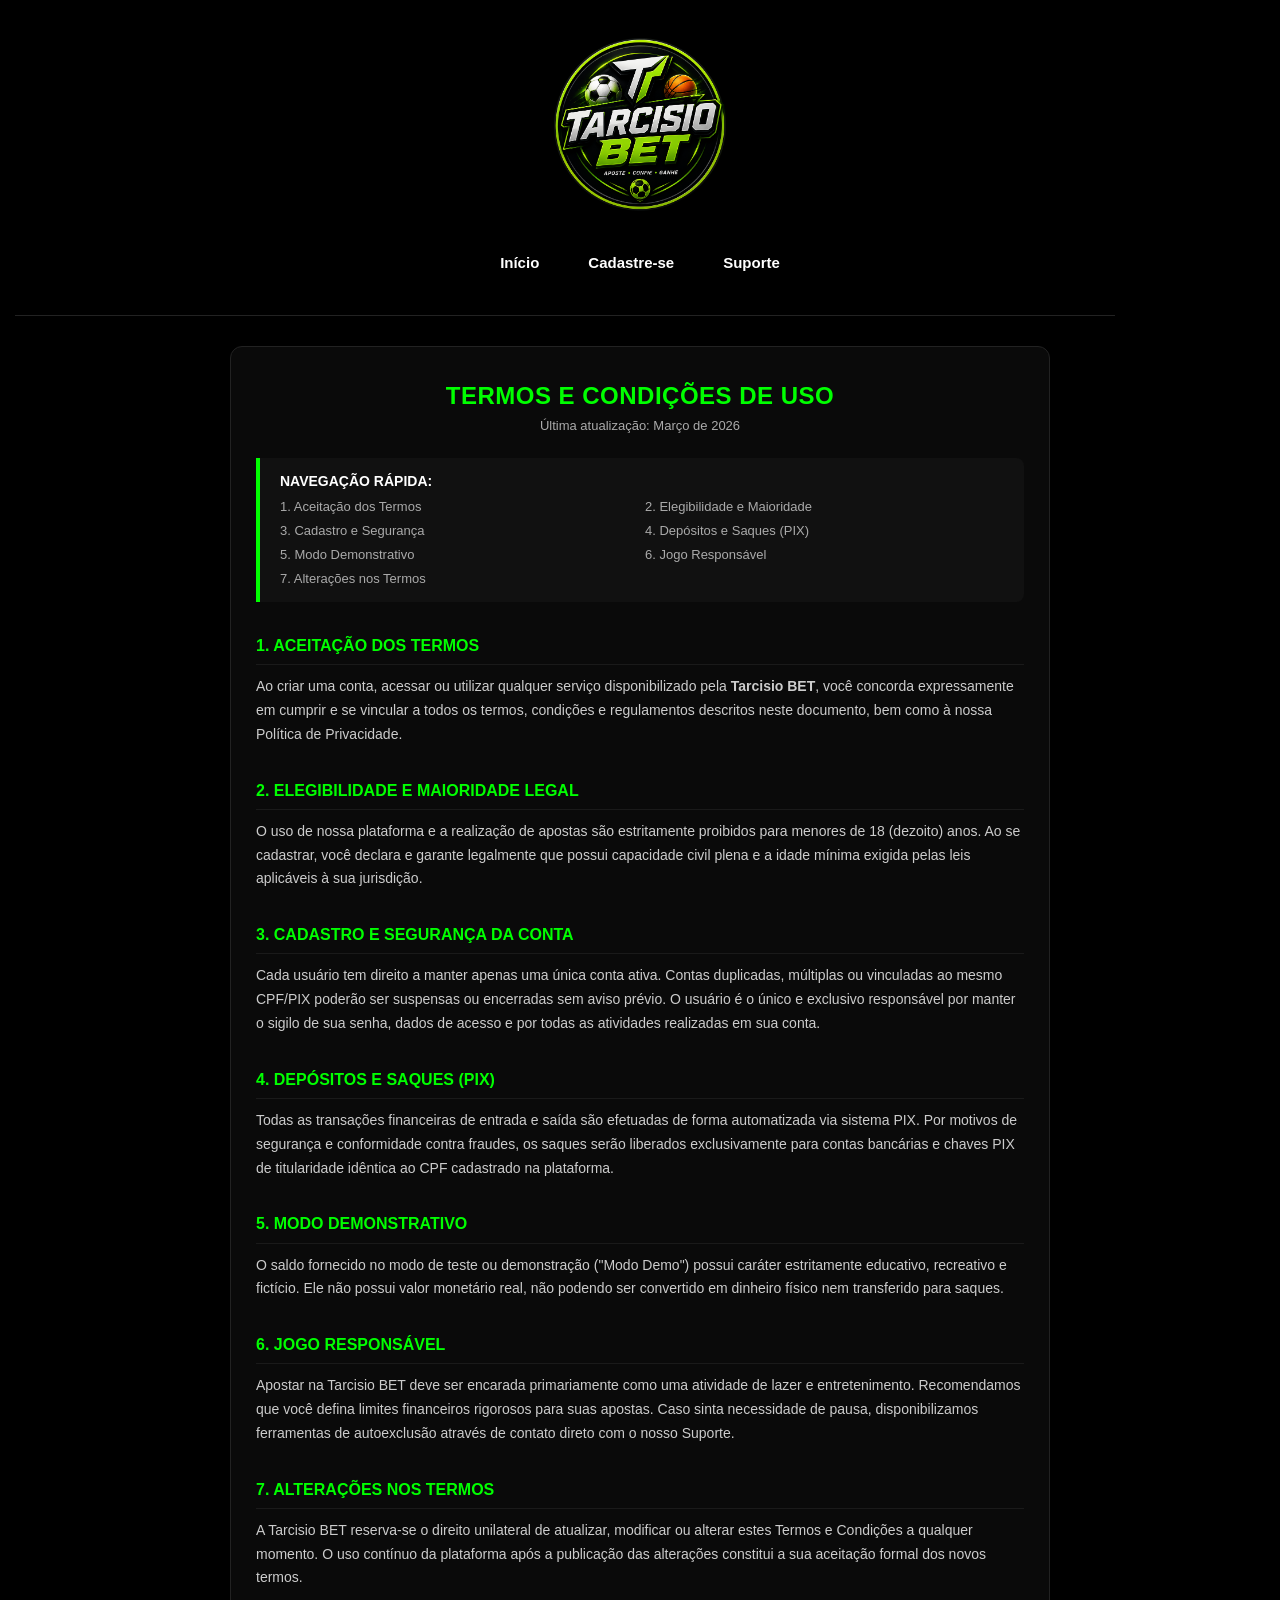
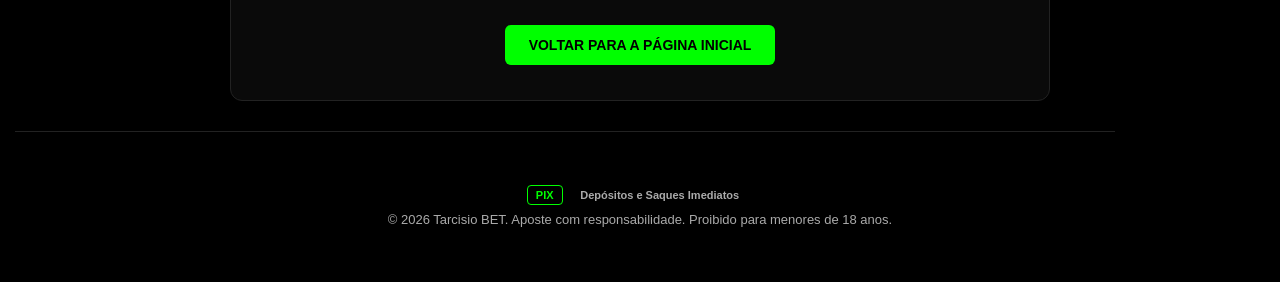
<file: termos e condições.html>
<!DOCTYPE html>
<html lang="pt-br">
<head>
    <meta charset="UTF-8">
    <meta name="viewport" content="width=device-width, initial-scale=1.0">
    <title>Tarcisio BET - Termos e Condições</title>
    
    <link rel="icon" type="image/png" href="navegador.png">
    <link rel="stylesheet" href="style.css">

    <style>
        * {
            box-sizing: border-box;
            margin: 0;
            padding: 0;
        }

        html, body {
            background-color: #000000 !important;
            color: #ffffff !important;
            font-family: Arial, sans-serif;
            overflow-x: hidden;
        }

        header {
            padding: 10px 0;
        }

        .logo-container {
            text-align: center;
            padding: 10px;
        }

        .logo-container img {
            max-width: 180px;
            width: 100%;
            height: auto;
            display: block;
            margin: 0 auto;
        }

        .menu-navegacao {
            display: flex;
            justify-content: center;
            gap: 15px;
            align-items: center;
            flex-wrap: wrap;
            padding: 10px;
        }

        .btn-inicio {
            color: #ffffff !important;
            text-decoration: none;
            font-weight: bold;
            padding: 8px 16px;
            border-radius: 5px;
            transition: 0.2s;
            font-size: 15px;
        }

        .btn-inicio:hover {
            color: #00ff00 !important;
            background-color: #111111 !important;
        }

        hr {
            border: 0;
            height: 1px;
            background: #222222 !important;
            margin: 10px 0;
        }

        .container {
            max-width: 850px;
            margin: 0 auto;
            padding: 0 15px;
        }

        .card-termos {
            background-color: var(--card-bg, #0a0a0a);
            border: 1px solid var(--border, #222222);
            border-radius: 12px;
            padding: 35px 25px;
            margin: 30px 0;
            box-shadow: 0 4px 20px rgba(0, 0, 0, 0.5);
        }

        .card-termos h1 {
            color: var(--primary, #00ff00);
            text-align: center;
            margin-bottom: 8px;
            font-size: 24px;
            text-transform: uppercase;
            letter-spacing: 0.5px;
        }

        .data-atualizacao {
            color: var(--text-muted, #888888);
            font-size: 13px;
            text-align: center;
            margin-bottom: 25px;
        }

        /* SUMÁRIO / ÍNDICE RÁPIDO */
        .sumario-box {
            background-color: #111111;
            border-left: 4px solid var(--primary, #00ff00);
            padding: 15px 20px;
            border-radius: 0 8px 8px 0;
            margin-bottom: 30px;
        }

        .sumario-box p {
            font-weight: bold;
            color: #ffffff;
            margin-bottom: 8px;
            font-size: 14px;
            text-transform: uppercase;
        }

        .sumario-box ul {
            list-style: none;
            display: grid;
            grid-template-columns: repeat(auto-fit, minmax(240px, 1fr));
            gap: 6px;
        }

        .sumario-box li a {
            color: #aaaaaa;
            text-decoration: none;
            font-size: 13px;
            transition: 0.2s;
        }

        .sumario-box li a:hover {
            color: var(--primary, #00ff00);
            text-decoration: underline;
        }

        /* CONTEÚDO DOS TERMOS */
        .conteudo-termos {
            line-height: 1.7;
            color: #dddddd;
            font-size: 14px;
        }

        .conteudo-termos h3 {
            color: var(--primary, #00ff00);
            margin-top: 30px;
            margin-bottom: 10px;
            font-size: 16px;
            border-bottom: 1px solid #1a1a1a;
            padding-bottom: 5px;
        }

        .conteudo-termos p {
            margin-bottom: 15px;
            color: #cccccc;
        }

        .btn-voltar-container {
            text-align: center;
            margin-top: 35px;
        }

        .btn-voltar-inicio {
            display: inline-block;
            background-color: var(--primary, #00ff00);
            color: #000000;
            text-decoration: none;
            padding: 12px 24px;
            font-size: 14px;
            font-weight: bold;
            border-radius: 6px;
            text-transform: uppercase;
            transition: 0.2s;
        }

        .btn-voltar-inicio:hover {
            background-color: #00cc00;
            box-shadow: 0 0 12px rgba(0, 255, 0, 0.3);
        }

        /* RODAPÉ */
        footer {
            text-align: center;
            padding: 25px 15px;
            color: var(--text-muted, #888888);
            font-size: 13px;
        }

        .pix-badge-footer {
            margin-bottom: 10px;
        }

        .pix-badge-footer span {
            border: 1px solid var(--primary, #00ff00);
            color: var(--primary, #00ff00);
            padding: 3px 8px;
            border-radius: 4px;
            font-size: 11px;
            font-weight: bold;
            margin-right: 6px;
        }
    </style>
</head>
<body>

    <header>
        <div class="logo-container">
            <a href="index.html">
                <img src="logo da bet.png" alt="Logo Tarcisio BET">
            </a>
        </div>
        
        <nav class="menu-navegacao">
            <a class="btn-inicio" href="index.html">Início</a>
            <a class="btn-inicio" href="forms.html">Cadastre-se</a>
            <a class="btn-inicio" href="suporte.html">Suporte</a>
        </nav>
    </header>

    <hr>

    <main class="container">
        <section class="card-termos">
            <h1>Termos e Condições de Uso</h1>
            <p class="data-atualizacao">Última atualização: Março de 2026</p>

            <!-- SUMÁRIO INTERATIVO -->
            <div class="sumario-box">
                <p>Navegação Rápida:</p>
                <ul>
                    <li><a href="#item1">1. Aceitação dos Termos</a></li>
                    <li><a href="#item2">2. Elegibilidade e Maioridade</a></li>
                    <li><a href="#item3">3. Cadastro e Segurança</a></li>
                    <li><a href="#item4">4. Depósitos e Saques (PIX)</a></li>
                    <li><a href="#item5">5. Modo Demonstrativo</a></li>
                    <li><a href="#item6">6. Jogo Responsável</a></li>
                    <li><a href="#item7">7. Alterações nos Termos</a></li>
                </ul>
            </div>

            <div class="conteudo-termos">
                <h3 id="item1">1. ACEITAÇÃO DOS TERMOS</h3>
                <p>Ao criar uma conta, acessar ou utilizar qualquer serviço disponibilizado pela <strong>Tarcisio BET</strong>, você concorda expressamente em cumprir e se vincular a todos os termos, condições e regulamentos descritos neste documento, bem como à nossa Política de Privacidade.</p>

                <h3 id="item2">2. ELEGIBILIDADE E MAIORIDADE LEGAL</h3>
                <p>O uso de nossa plataforma e a realização de apostas são estritamente proibidos para menores de 18 (dezoito) anos. Ao se cadastrar, você declara e garante legalmente que possui capacidade civil plena e a idade mínima exigida pelas leis aplicáveis à sua jurisdição.</p>

                <h3 id="item3">3. CADASTRO E SEGURANÇA DA CONTA</h3>
                <p>Cada usuário tem direito a manter apenas uma única conta ativa. Contas duplicadas, múltiplas ou vinculadas ao mesmo CPF/PIX poderão ser suspensas ou encerradas sem aviso prévio. O usuário é o único e exclusivo responsável por manter o sigilo de sua senha, dados de acesso e por todas as atividades realizadas em sua conta.</p>

                <h3 id="item4">4. DEPÓSITOS E SAQUES (PIX)</h3>
                <p>Todas as transações financeiras de entrada e saída são efetuadas de forma automatizada via sistema PIX. Por motivos de segurança e conformidade contra fraudes, os saques serão liberados exclusivamente para contas bancárias e chaves PIX de titularidade idêntica ao CPF cadastrado na plataforma.</p>

                <h3 id="item5">5. MODO DEMONSTRATIVO</h3>
                <p>O saldo fornecido no modo de teste ou demonstração ("Modo Demo") possui caráter estritamente educativo, recreativo e fictício. Ele não possui valor monetário real, não podendo ser convertido em dinheiro físico nem transferido para saques.</p>

                <h3 id="item6">6. JOGO RESPONSÁVEL</h3>
                <p>Apostar na Tarcisio BET deve ser encarada primariamente como uma atividade de lazer e entretenimento. Recomendamos que você defina limites financeiros rigorosos para suas apostas. Caso sinta necessidade de pausa, disponibilizamos ferramentas de autoexclusão através de contato direto com o nosso Suporte.</p>

                <h3 id="item7">7. ALTERAÇÕES NOS TERMOS</h3>
                <p>A Tarcisio BET reserva-se o direito unilateral de atualizar, modificar ou alterar estes Termos e Condições a qualquer momento. O uso contínuo da plataforma após a publicação das alterações constitui a sua aceitação formal dos novos termos.</p>
            </div>

            <div class="btn-voltar-container">
                <a href="index.html" class="btn-voltar-inicio">Voltar para a Página Inicial</a>
            </div>
        </section>
    </main>

    <hr>

    <footer>
        <div class="pix-badge-footer">
            <span>PIX</span>
            <span style="color: var(--text-muted); border: none;">Depósitos e Saques Imediatos</span>
        </div>
        <p>© 2026 Tarcisio BET. Aposte com responsabilidade. Proibido para menores de 18 anos.</p>
    </footer>

</body>
</html>
</file>
<file: style.css>
/* ==========================================================
   CONFIGURAÇÃO GERAL, VARIÁVEIS E RESET (PRETO & VERDE NEON)
   ========================================================== */
:root {
    --primary: #00ff00;
    --primary-hover: #00cc00;
    --primary-glow: rgba(0, 255, 0, 0.25);
    --bg-dark: #000000;
    --card-bg: #0a0a0a;
    --surface: #121212;
    --border: #222222;
    --border-active: #00ff00;
    --text-main: #ffffff;
    --text-muted: #aaaaaa;
    --danger: #ff3355;
    --gold: #ffb703;
}

* {
    box-sizing: border-box;
    margin: 0;
    padding: 0;
    font-family: Arial, Helvetica, sans-serif;
    -webkit-tap-highlight-color: rgba(0, 255, 0, 0.2) !important;
}

/* ELIMINAÇÃO DO DESTAQUE AZUL AO SELECIONAR TEXTOS */
::selection {
    background-color: var(--primary) !important;
    color: #000000 !important;
}

html, body {
    background-color: var(--bg-dark) !important;
    color: var(--text-main) !important;
    width: 100%;
    min-height: 100vh;
    overflow-x: hidden;
}

body {
    padding: 15px 15px 30px 15px;
}

/* ==========================================================
   CABEÇALHO E REMOÇÃO DO FUNDO PRETO DA LOGO
   ========================================================== */
header {
    width: 100%;
    max-width: 1100px;
    margin: 0 auto 15px auto;
    text-align: center;
}

.logo-container {
    text-align: center;
    margin-bottom: 10px;
}

.logo-container img {
    max-width: 200px;
    width: 100%;
    height: auto;
    display: block;
    margin: 0 auto;
    /* Remove o quadrado preto e mantém apenas os elementos visíveis */
    mix-blend-mode: screen;
}

.menu-navegacao {
    display: flex;
    justify-content: center;
    gap: 12px;
    align-items: center;
    flex-wrap: wrap;
}

.btn-inicio {
    color: var(--text-main) !important;
    text-decoration: none;
    font-weight: bold;
    font-size: 15px;
    padding: 6px 15px;
    border-radius: 20px;
    border: 1px solid transparent;
    transition: all 0.2s ease;
}

.btn-inicio:hover, 
.btn-inicio.ativo {
    color: var(--primary) !important;
    background-color: var(--surface) !important;
    border-color: var(--primary);
    box-shadow: 0 0 10px var(--primary-glow);
}

hr {
    border: 0;
    height: 1px;
    background: var(--border);
    margin: 20px auto;
    width: 100%;
    max-width: 1100px;
}

/* ==========================================================
   CONTAINER PRINCIPAL
   ========================================================== */
.container {
    max-width: 1100px;
    margin: 0 auto;
    padding: 0;
}

/* ==========================================================
   HERO BANNER & BANNER DEMO (COMPACTOS)
   ========================================================== */
.hero-banner,
.banner-demo {
    background: linear-gradient(135deg, rgba(0, 255, 0, 0.08) 0%, var(--card-bg) 100%);
    border: 1px solid var(--primary);
    border-radius: 12px;
    padding: 16px 20px;
    margin: 10px auto 15px auto;
    max-width: 1100px;
    width: 100%;
    text-align: center;
    box-shadow: 0 0 15px var(--primary-glow);
    display: flex;
    flex-direction: column;
    align-items: center;
    justify-content: center;
    gap: 10px;
}

.banner-demo {
    flex-direction: row;
    justify-content: space-between;
    text-align: left;
}

.hero-banner h2,
.banner-demo h2 {
    font-size: 20px;
    margin: 0;
    color: var(--primary);
    text-transform: uppercase;
    font-weight: 800;
}

.hero-banner p,
.banner-demo p {
    color: var(--text-muted);
    font-size: 14px;
    margin: 0;
    line-height: 1.4;
}

.badge-demo {
    background-color: var(--primary);
    color: #000000;
    padding: 6px 14px;
    font-weight: 800;
    border-radius: 30px;
    font-size: 11px;
    text-transform: uppercase;
    box-shadow: 0 0 10px var(--primary-glow);
    white-space: nowrap;
}

.btn-criar-conta,
.btn-criar-conta-banner {
    display: inline-block;
    background-color: var(--primary) !important;
    color: #000000 !important;
    font-weight: bold;
    font-size: 15px;
    text-transform: uppercase;
    text-decoration: none;
    padding: 10px 22px;
    border-radius: 8px;
    border: none;
    cursor: pointer;
    box-shadow: 0 0 12px var(--primary-glow);
    transition: transform 0.2s ease-in-out, box-shadow 0.2s ease-in-out, background-color 0.2s ease-in-out;
    will-change: transform;
}

.btn-criar-conta:hover,
.btn-criar-conta-banner:hover {
    background-color: var(--primary-hover) !important;
    transform: scale(1.02);
    box-shadow: 0 0 20px var(--primary-glow);
}

/* ==========================================================
   FILTROS DE CATEGORIA (PÁGINA DE JOGOS)
   ========================================================== */
.categorias-bar {
    display: flex;
    gap: 10px;
    margin-bottom: 20px;
    overflow-x: auto;
    padding-bottom: 5px;
    scrollbar-width: none;
}

.categorias-bar::-webkit-scrollbar {
    display: none;
}

.btn-cat {
    background-color: var(--card-bg);
    border: 1px solid var(--border);
    color: var(--text-muted);
    padding: 8px 16px;
    border-radius: 30px;
    cursor: pointer;
    font-weight: bold;
    font-size: 13px;
    white-space: nowrap;
    transition: all 0.2s ease;
}

.btn-cat.ativo, 
.btn-cat:hover {
    border-color: var(--primary);
    color: var(--primary);
    background-color: rgba(0, 255, 0, 0.1);
    box-shadow: 0 0 10px var(--primary-glow);
}

/* ==========================================================
   CARDS DE MODALIDADES E JOGOS (GRID SIMÉTRICO)
   ========================================================== */
.titulo-secao {
    text-align: center;
    margin: 25px auto 12px auto;
    font-size: 13px;
    color: var(--text-muted);
    text-transform: uppercase;
    letter-spacing: 1px;
}

.cards-grid,
.grid-jogos {
    display: grid;
    grid-template-columns: repeat(auto-fill, minmax(250px, 1fr));
    gap: 15px;
    margin: 15px auto 25px auto;
    max-width: 1100px;
    width: 100%;
}

.card,
.card-jogo {
    background-color: var(--card-bg);
    border: 1px solid var(--border);
    border-radius: 12px;
    padding: 16px;
    text-align: center;
    display: flex;
    flex-direction: column;
    justify-content: space-between;
    box-shadow: 0 0 12px rgba(0, 0, 0, 0.5);
    transition: transform 0.3s ease, border-color 0.3s ease, box-shadow 0.3s ease;
    overflow: hidden;
    position: relative;
    will-change: transform;
}

.card:hover,
.card-jogo:hover {
    border-color: var(--primary);
    box-shadow: 0 0 18px var(--primary-glow);
    transform: translateY(-3px);
}

.card h3,
.info-jogo h3 {
    color: var(--primary);
    margin: 8px 0 4px 0;
    font-size: 17px;
    text-transform: uppercase;
    font-weight: bold;
}

.card p,
.info-jogo p {
    color: var(--text-muted);
    font-size: 13px;
    line-height: 1.35;
    margin-bottom: 12px;
}

.odd-highlight {
    font-size: 17px;
    font-weight: bold;
    color: var(--primary);
    margin-top: auto;
}

/* COMPONENTES DO CARD DE JOGO */
.capa-jogo {
    height: 140px;
    border-radius: 8px;
    background-size: cover;
    background-position: center;
    position: relative;
    display: flex;
    align-items: center;
    justify-content: center;
    border: 1px solid var(--border);
}

.tag-modalidade {
    position: absolute;
    top: 8px;
    left: 8px;
    background: rgba(0, 0, 0, 0.85);
    border: 1px solid var(--primary);
    color: var(--primary);
    font-size: 10px;
    font-weight: bold;
    padding: 3px 6px;
    border-radius: 4px;
    text-transform: uppercase;
    z-index: 2;
}

.icone-play {
    width: 44px;
    height: 44px;
    background-color: var(--primary);
    border-radius: 50%;
    display: flex;
    align-items: center;
    justify-content: center;
    color: #000000;
    font-size: 16px;
    opacity: 0;
    transform: scale(0.8);
    transition: opacity 0.25s ease, transform 0.25s ease;
    cursor: pointer;
    z-index: 2;
    box-shadow: 0 0 12px var(--primary-glow);
}

.card-jogo:hover .icone-play {
    opacity: 1;
    transform: scale(1);
}

.botoes-card {
    display: grid;
    grid-template-columns: 1fr 1fr;
    gap: 8px;
    margin-top: 8px;
}

.btn-play-demo {
    background-color: var(--surface);
    color: var(--primary);
    border: 1px solid var(--primary);
    padding: 8px;
    border-radius: 6px;
    font-weight: bold;
    font-size: 12px;
    cursor: pointer;
    transition: all 0.2s ease;
}

.btn-play-demo:hover {
    background-color: var(--primary);
    color: #000000;
}

.btn-play-real {
    background-color: var(--primary);
    color: #000000;
    border: none;
    padding: 8px;
    border-radius: 6px;
    font-weight: bold;
    font-size: 12px;
    cursor: pointer;
    transition: background-color 0.2s ease;
}

.btn-play-real:hover {
    background-color: var(--primary-hover);
}

/* ==========================================================
   CAIXAS DE FORMULÁRIO (CADASTRO, SUPORTE, PAGAMENTO) - ULTRA COMPACTAS
   ========================================================== */
.caixa-cadastro, 
.card-container,
.suporte-container,
.caixa-pagamento {
    background-color: var(--card-bg);
    border: 1px solid var(--primary);
    border-radius: 12px;
    padding: 12px 16px; 
    width: 100%;
    max-width: 500px;
    margin: 10px auto; 
    box-shadow: 0 0 15px var(--primary-glow);
    display: flex;
    flex-direction: column;
    gap: 6px;
}

/* ==========================================================
   TÍTULOS E ELEMENTOS TEXTUAIS
   ========================================================== */
h1 {
    color: var(--primary);
    text-align: center;
    text-transform: uppercase;
    font-size: 22px;
    margin-top: 0;
    margin-bottom: 15px;
    font-weight: 800;
}

h2 {
    font-size: 15px;
    color: var(--text-muted);
    margin: 12px 0 6px 0;
    text-transform: uppercase;
    letter-spacing: 0.5px;
}

.aviso-deposito-minimo {
    font-size: 12px;
    color: var(--primary);
    margin-bottom: 10px;
    font-weight: bold;
}

/* ==========================================================
   ENTRADAS DE DADOS E FORMULÁRIOS
   ========================================================== */
.label-campo {
    display: block;
    margin-bottom: 4px;
    font-size: 12px;
    color: var(--text-muted);
    font-weight: bold;
}

input[type="text"],
input[type="email"],
input[type="password"],
input[type="date"],
input[type="number"],
select,
textarea {
    width: 100%;
    padding: 10px 12px;
    background-color: var(--surface) !important;
    border: 1px solid var(--border) !important;
    border-radius: 6px;
    color: var(--text-main) !important;
    font-size: 14px;
    margin-bottom: 10px;
    outline: none;
    transition: border-color 0.2s, box-shadow 0.2s;
}

/* CORREÇÃO PARA O CAMPO DE AUTO-FILL AZUL DO GOOGLE CHROME/EDGE */
input:-webkit-autofill,
input:-webkit-autofill:hover, 
input:-webkit-autofill:focus, 
input:-webkit-autofill:active {
    -webkit-box-shadow: 0 0 0 30px var(--surface) inset !important;
    -webkit-text-fill-color: var(--text-main) !important;
    caret-color: var(--primary) !important;
    transition: background-color 5000s ease-in-out 0s;
}

input::placeholder, 
textarea::placeholder {
    color: #666666;
}

select option {
    background-color: var(--surface);
    color: var(--text-main);
}

input:focus, 
select:focus,
textarea:focus {
    border-color: var(--primary) !important;
    box-shadow: 0 0 8px var(--primary-glow) !important;
}

/* ==========================================================
   BOTÕES DE SELEÇÃO DE APOSTA / VALORES
   ========================================================== */
.grid-apostas {
    display: grid;
    grid-template-columns: repeat(2, 1fr);
    gap: 10px;
    margin-bottom: 10px;
}

.card-aposta input[type="radio"] {
    display: none !important;
}

.card-aposta label {
    display: flex !important;
    align-items: center;
    justify-content: center;
    background-color: #002200 !important;
    border: 2px solid var(--primary) !important;
    border-radius: 8px;
    padding: 10px;
    color: var(--primary) !important;
    font-weight: bold;
    font-size: 15px;
    cursor: pointer;
    transition: all 0.2s ease-in-out;
    text-align: center;
    width: 100%;
}

.card-aposta label:hover {
    background-color: #004d00 !important;
    color: var(--text-main) !important;
    box-shadow: 0 0 10px var(--primary-glow);
    transform: translateY(-2px);
}

.card-aposta input[type="radio"]:checked + label {
    border-color: var(--primary) !important;
    background-color: var(--primary) !important;
    color: #000000 !important;
    box-shadow: 0 0 12px var(--primary-glow);
}

/* CAMPO DE VALOR CUSTOMIZADO */
.campo-customizado {
    display: flex;
    align-items: center;
    background-color: var(--surface) !important;
    border: 1px solid var(--border) !important;
    border-radius: 6px;
    padding: 0 12px;
    margin-top: 2px;
    margin-bottom: 10px;
}

.simbolo-moeda {
    color: var(--primary);
    font-weight: bold;
    font-size: 14px;
    margin-right: 8px;
}

.campo-customizado input {
    border: none !important;
    margin-bottom: 0 !important;
    background: transparent !important;
    padding: 10px 0;
    color: var(--text-main) !important;
    width: 100%;
}

/* ==========================================================
   MODAL POPUP DO JOGO DEMO
   ========================================================== */
.modal-overlay {
    position: fixed;
    top: 0;
    left: 0;
    width: 100%;
    height: 100%;
    background: rgba(0, 0, 0, 0.9);
    backdrop-filter: blur(8px);
    display: none;
    justify-content: center;
    align-items: center;
    z-index: 9999;
    padding: 12px;
    opacity: 0;
    transition: opacity 0.3s ease;
}

.modal-overlay.ativo {
    display: flex;
    opacity: 1;
}

.modal-container {
    background-color: var(--card-bg);
    border: 1px solid var(--primary);
    border-radius: 14px;
    width: 100%;
    max-width: 600px;
    overflow: hidden;
    box-shadow: 0 0 25px var(--primary-glow);
    display: flex;
    flex-direction: column;
}

.modal-header {
    background-color: var(--surface);
    padding: 12px 16px;
    display: flex;
    justify-content: space-between;
    align-items: center;
    border-bottom: 1px solid var(--border);
}

.modal-header h3 {
    color: var(--text-main);
    font-size: 15px;
    font-weight: bold;
    display: flex;
    align-items: center;
    gap: 8px;
}

.modal-header h3 span {
    background: var(--primary);
    color: #000000;
    font-size: 10px;
    padding: 2px 6px;
    border-radius: 4px;
    font-weight: bold;
}

.btn-fechar {
    background: transparent;
    border: none;
    color: var(--text-muted);
    font-size: 22px;
    cursor: pointer;
    transition: color 0.2s;
}

.btn-fechar:hover {
    color: var(--danger);
}

.modal-body {
    padding: 15px;
    display: flex;
    flex-direction: column;
    align-items: center;
    background: var(--bg-dark);
}

.game-screen {
    width: 100%;
    height: 240px;
    background-color: #050505;
    border-radius: 8px;
    border: 1px solid var(--border);
    display: flex;
    flex-direction: column;
    align-items: center;
    justify-content: center;
    position: relative;
    overflow: hidden;
}

.demo-controls {
    width: 100%;
    margin-top: 12px;
    display: flex;
    flex-direction: column;
    gap: 10px;
    background: var(--surface);
    padding: 12px;
    border-radius: 8px;
    border: 1px solid var(--border);
}

.demo-top-bar {
    display: flex;
    justify-content: space-between;
    align-items: center;
    width: 100%;
}

.saldo-demo {
    font-size: 12px;
    color: var(--text-muted);
}

.saldo-demo strong {
    color: var(--primary);
    font-size: 14px;
}

.btn-reset-saldo {
    background: transparent;
    border: none;
    color: var(--text-muted);
    cursor: pointer;
    font-size: 11px;
    text-decoration: underline;
}

.btn-reset-saldo:hover {
    color: var(--text-main);
}

.bet-control-group {
    display: flex;
    gap: 8px;
    align-items: center;
    width: 100%;
}

.aposta-input-box {
    display: flex;
    align-items: center;
    gap: 6px;
    background-color: var(--bg-dark);
    border: 1px solid var(--border);
    padding: 6px 10px;
    border-radius: 6px;
    flex-grow: 1;
}

.aposta-input-box label {
    color: var(--text-muted);
    font-size: 11px;
    font-weight: bold;
}

.aposta-input-box input {
    background: transparent !important;
    border: none !important;
    color: var(--primary) !important;
    font-size: 14px;
    font-weight: bold;
    margin-bottom: 0 !important;
    padding: 0 !important;
}

.quick-bets {
    display: flex;
    gap: 4px;
}

.btn-quick {
    background-color: var(--bg-dark);
    border: 1px solid var(--border);
    color: var(--text-main);
    padding: 6px 8px;
    border-radius: 6px;
    font-size: 11px;
    font-weight: bold;
    cursor: pointer;
}

.btn-quick:hover {
    border-color: var(--primary);
    color: var(--primary);
}

.btn-acao-demo {
    width: 100%;
    background-color: var(--primary) !important;
    color: #000000 !important;
    border: none !important;
    padding: 12px;
    font-weight: bold;
    font-size: 14px;
    border-radius: 6px;
    cursor: pointer;
    text-transform: uppercase;
    box-shadow: 0 0 10px var(--primary-glow);
    transition: all 0.2s ease;
}

.btn-acao-demo:hover:not(:disabled) {
    background-color: var(--primary-hover) !important;
}

.btn-acao-demo:disabled {
    opacity: 0.5;
    cursor: not-allowed;
    box-shadow: none;
}

/* ==========================================================
   BOTÕES GERAIS E FOOTER
   ========================================================== */
button[type="submit"], 
.btn-principal {
    width: 100%;
    background-color: var(--primary) !important;
    color: #000000 !important;
    border: none !important;
    padding: 12px;
    border-radius: 6px;
    font-weight: bold;
    font-size: 15px;
    cursor: pointer;
    text-transform: uppercase;
    box-shadow: 0 0 10px var(--primary-glow);
    transition: background-color 0.2s, transform 0.1s, box-shadow 0.2s;
}

button[type="submit"]:hover, 
.btn-principal:hover {
    background-color: var(--primary-hover) !important;
    color: #000000 !important;
    transform: scale(1.01);
    box-shadow: 0 0 15px var(--primary-glow);
}

footer {
    text-align: center;
    margin-top: 30px;
    color: #666666;
    font-size: 12px;
}

/* ==========================================================
   RESPONSIVIDADE
   ========================================================== */
@media (max-width: 850px) {
    .cards-grid,
    .grid-jogos {
        grid-template-columns: repeat(2, 1fr);
    }
}

@media (max-width: 600px) {
    body {
        padding: 8px;
    }

    .banner-demo {
        flex-direction: column;
        align-items: flex-start;
    }

    .menu-navegacao {
        gap: 6px;
    }

    .btn-inicio {
        font-size: 13px;
        padding: 5px 10px;
    }

    .cards-grid,
    .grid-jogos {
        grid-template-columns: 1fr;
    }

    .bet-control-group {
        flex-direction: column;
    }

    .aposta-input-box, 
    .quick-bets {
        width: 100%;
    }

    .quick-bets {
        justify-content: space-between;
    }

    .btn-quick {
        flex: 1;
        text-align: center;
    }

    .caixa-cadastro, 
    .card-container,
    .suporte-container,
    .caixa-pagamento {
        padding: 12px 10px;
    }
}

@media (max-width: 400px) {
    .grid-apostas {
        grid-template-columns: 1fr;
    }

    .btn-inicio {
        font-size: 12px;
        padding: 4px 6px;
    }

    h1 {
        font-size: 18px;
    }
}
</file>
